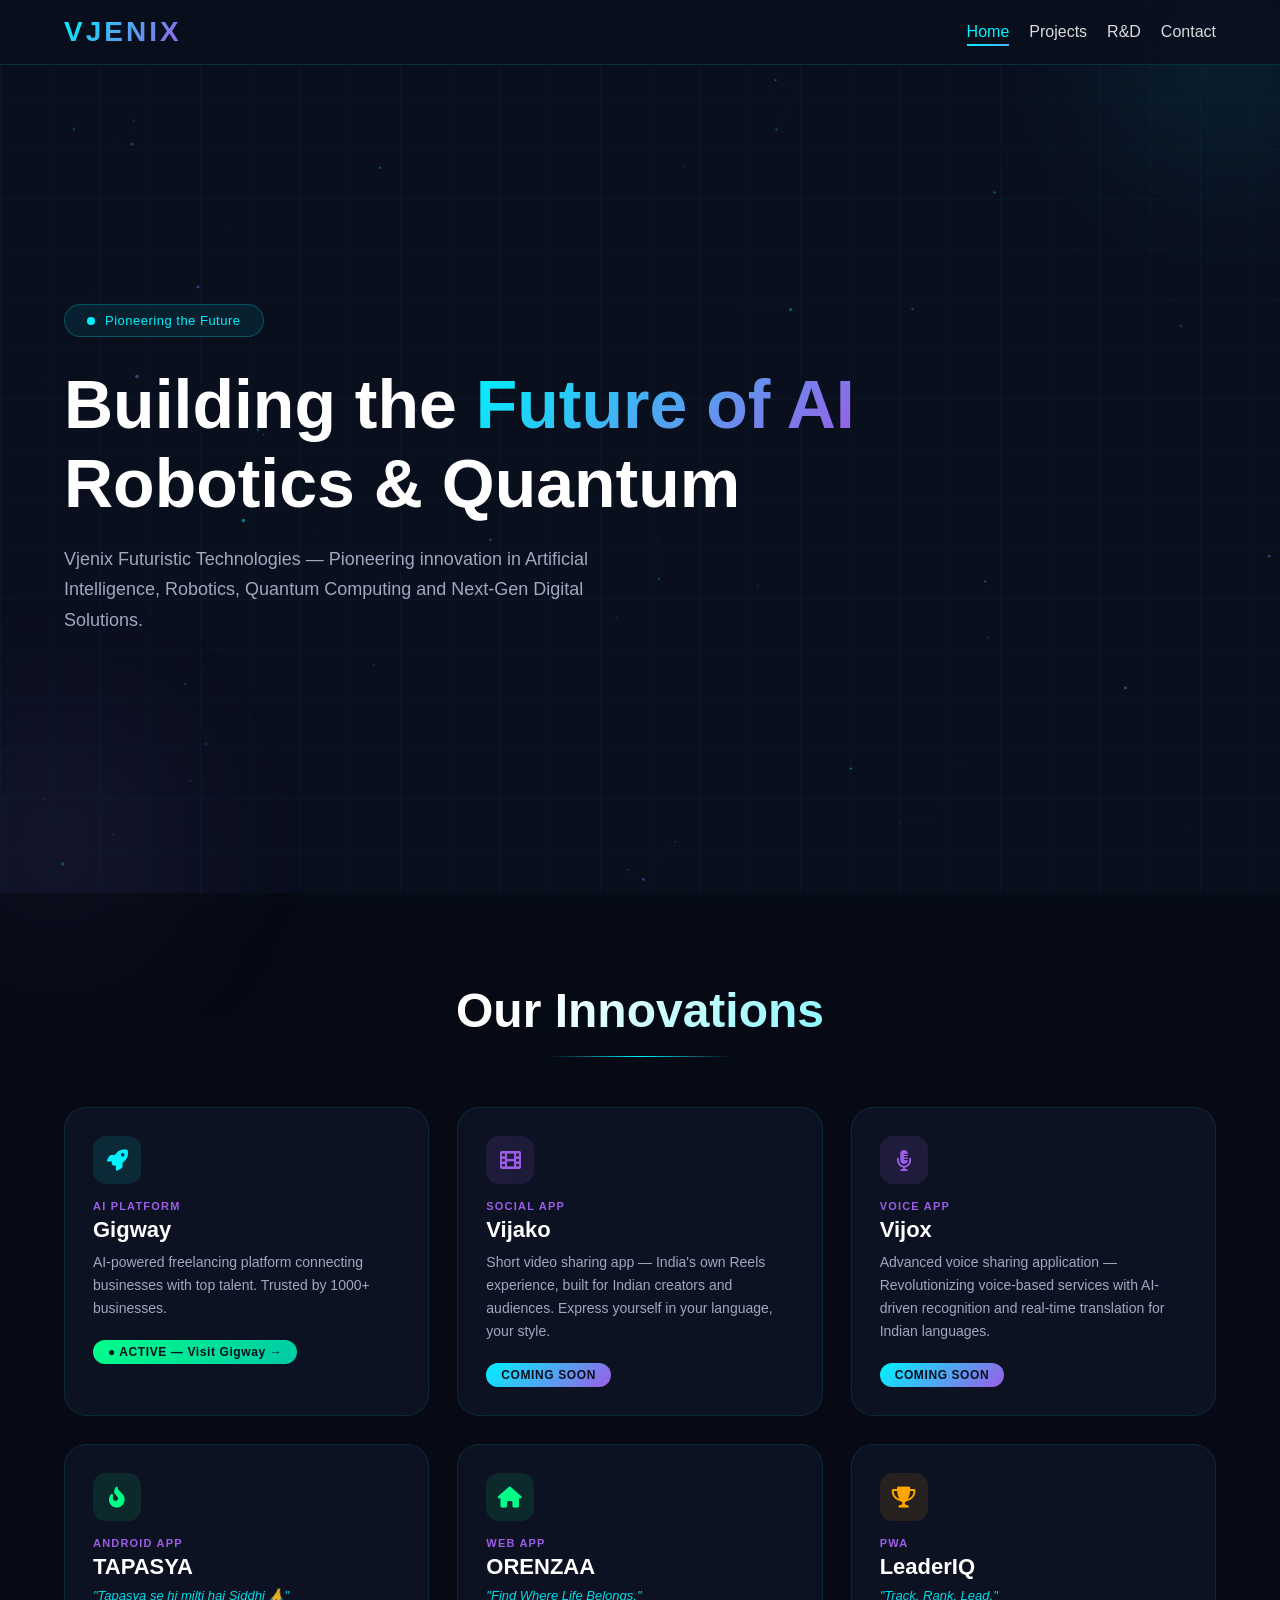
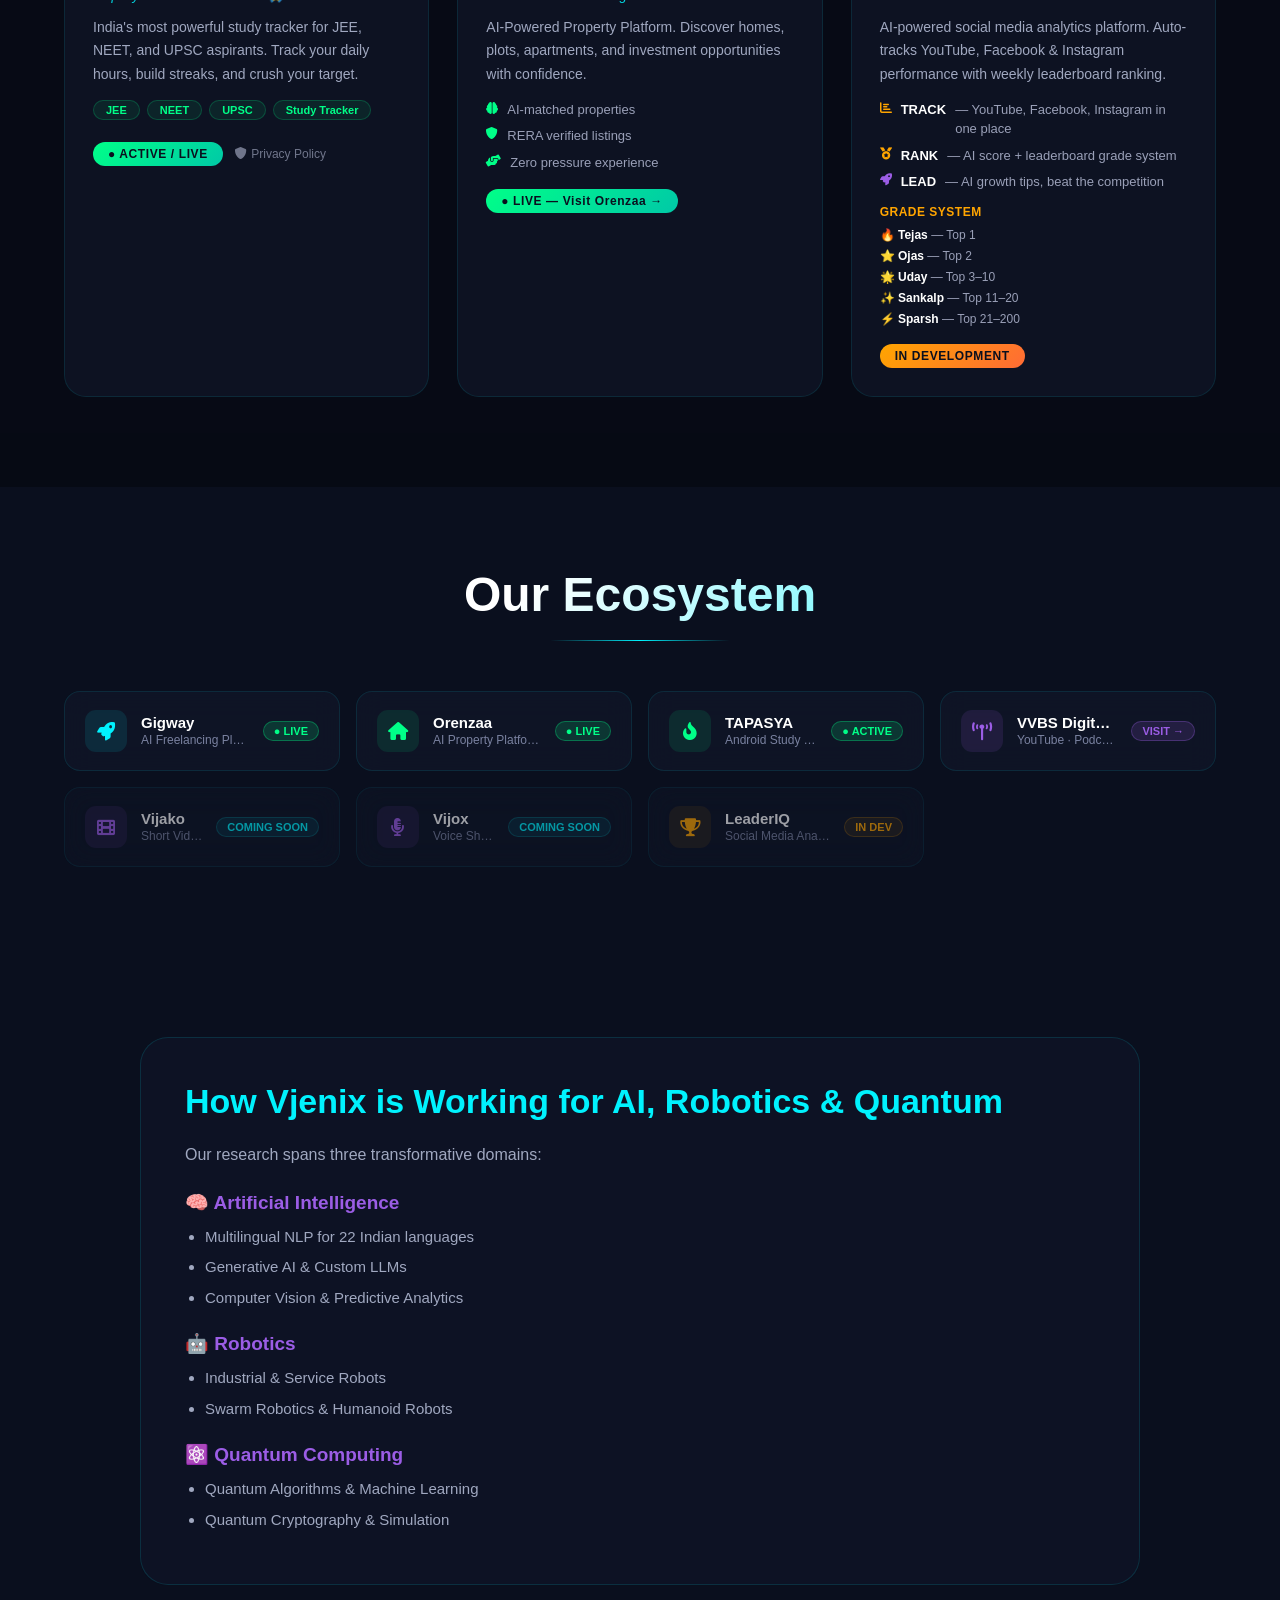
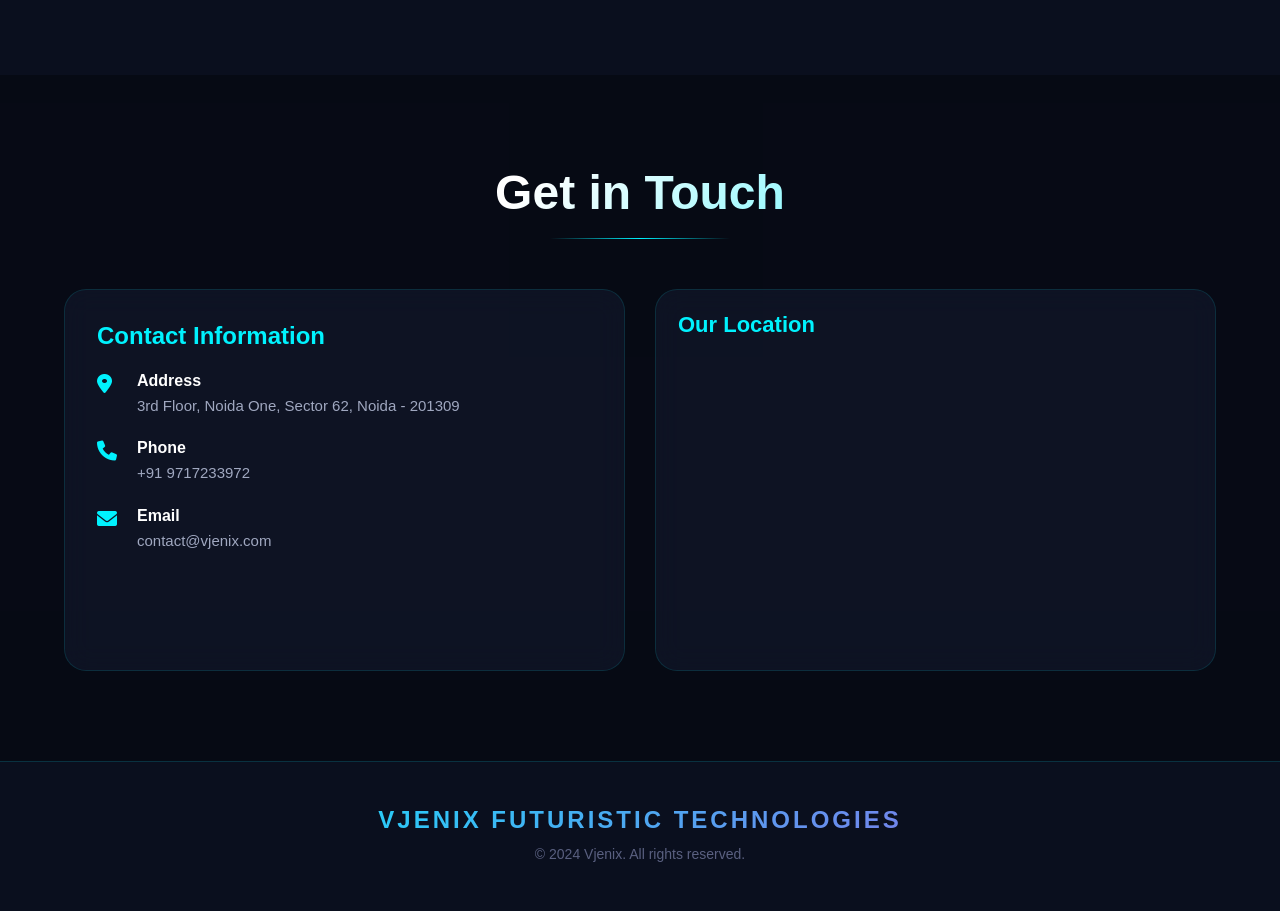
<file: index.html>
<!DOCTYPE html>
<html lang="hi">
<head>
    <meta charset="UTF-8">
    <meta name="viewport" content="width=device-width, initial-scale=1.0, maximum-scale=1.0, user-scalable=yes">
    <title>Vjenix - AI, Robotics & Quantum</title>
    <link rel="manifest" href="manifest.json">
    <link rel="stylesheet" href="https://cdnjs.cloudflare.com/ajax/libs/font-awesome/6.0.0/css/all.min.css">
    <style>
        * { margin:0; padding:0; box-sizing:border-box; font-family:'Segoe UI', sans-serif; }
        body { background:#0a0f1e; color:white; overflow-x:hidden; width:100%; }

        .circuit-bg {
            position:fixed; top:0; left:0; width:100%; height:100%;
            background: linear-gradient(90deg, rgba(0,242,254,0.03) 1px, transparent 1px),
                        linear-gradient(0deg, rgba(0,242,254,0.03) 1px, transparent 1px);
            background-size:50px 50px; pointer-events:none; z-index:-1;
            animation: circuitMove 20s linear infinite;
        }
        @keyframes circuitMove { 100% { transform:translate(50px,50px); } }

        .orb {
            position:fixed; width:350px; height:350px;
            background:radial-gradient(circle, rgba(0,242,254,0.12) 0%, transparent 70%);
            filter:blur(70px); z-index:-1; pointer-events:none;
        }
        .orb-1 { top:-120px; right:-120px; }
        .orb-2 { bottom:-120px; left:-120px; background:radial-gradient(circle, rgba(155,93,229,0.12) 0%, transparent 70%); }

        /* ── Navbar ── */
        .navbar {
            background:rgba(10,15,30,0.85); backdrop-filter:blur(14px);
            border-bottom:1px solid rgba(0,242,254,0.15); padding:1rem 5%;
            display:flex; justify-content:space-between; align-items:center;
            position:sticky; top:0; z-index:100; flex-wrap:wrap; gap:15px;
        }
        .logo {
            font-size:28px; font-weight:800; letter-spacing:3px;
            background:linear-gradient(135deg,#00f2fe,#9b5de5);
            -webkit-background-clip:text; -webkit-text-fill-color:transparent;
        }
        .nav-links { display:flex; gap:20px; flex-wrap:wrap; }
        .nav-links a {
            color:rgba(255,255,255,0.85); text-decoration:none; position:relative;
            padding:5px 0; font-weight:500; font-size:clamp(14px,4vw,16px);
            transition:color 0.3s;
        }
        .nav-links a::after {
            content:''; position:absolute; bottom:0; left:0; width:0; height:2px;
            background:linear-gradient(90deg,#00f2fe,#4facfe); transition:width 0.3s;
        }
        .nav-links a:hover { color:#00f2fe; }
        .nav-links a:hover::after, .nav-links a.active::after { width:100%; }
        .nav-links a.active { color:#00f2fe; }

        /* ── Hero ── */
        .hero {
            min-height:92vh; display:flex; align-items:center; padding:0 5%;
            width:100%; position:relative; overflow:hidden;
        }
        #particle-canvas {
            position:absolute; top:0; left:0; width:100%; height:100%;
            pointer-events:none; z-index:0;
        }
        .hero-content { position:relative; z-index:1; }
        .hero-badge {
            display:inline-flex; align-items:center; gap:10px;
            background:rgba(0,242,254,0.08); border:1px solid rgba(0,242,254,0.25);
            padding:8px 22px; border-radius:50px; font-size:13px; color:#00f2fe;
            margin-bottom:28px; backdrop-filter:blur(10px); letter-spacing:0.5px;
        }
        .pulse-dot {
            width:8px; height:8px; background:#00f2fe; border-radius:50%;
            animation:pulse 2s ease-in-out infinite;
        }
        @keyframes pulse { 0%,100%{opacity:1;transform:scale(1)} 50%{opacity:0.4;transform:scale(1.4)} }
        .hero h1 {
            font-size:clamp(36px,8vw,68px); font-weight:800; line-height:1.15; margin-bottom:22px;
        }
        .gradient-text {
            background:linear-gradient(135deg,#00f2fe,#9b5de5);
            -webkit-background-clip:text; -webkit-text-fill-color:transparent;
        }
        .hero p { color:#a0a8c0; font-size:clamp(15px,4vw,18px); max-width:600px; margin-bottom:18px; line-height:1.7; }

        /* ── Scroll-reveal ── */
        .reveal {
            opacity:0; transform:translateY(38px);
            transition:opacity 0.75s ease, transform 0.75s ease;
        }
        .reveal.visible { opacity:1; transform:translateY(0); }
        .reveal-delay-1 { transition-delay:0.1s; }
        .reveal-delay-2 { transition-delay:0.2s; }
        .reveal-delay-3 { transition-delay:0.3s; }
        .reveal-delay-4 { transition-delay:0.4s; }
        .reveal-delay-5 { transition-delay:0.5s; }

        /* ── Section shared ── */
        .section-title {
            text-align:center; font-size:clamp(30px,8vw,48px); margin-bottom:18px;
            background:linear-gradient(135deg,#fff 40%,#00f2fe);
            -webkit-background-clip:text; -webkit-text-fill-color:transparent;
            font-weight:800;
        }
        .section-divider {
            height:1px; max-width:180px; margin:0 auto 50px;
            background:linear-gradient(90deg,transparent,#00f2fe,transparent);
        }

        /* ── Projects ── */
        .projects { padding:90px 5%; background:rgba(0,0,0,0.3); width:100%; }
        .project-grid {
            display:grid; grid-template-columns:repeat(auto-fit,minmax(300px,1fr));
            gap:28px; max-width:1340px; margin:0 auto;
        }

        /* ── Project Card ── */
        .project-card {
            background:rgba(18,23,42,0.65); backdrop-filter:blur(14px);
            border:1px solid rgba(0,242,254,0.1); border-radius:22px; padding:28px;
            transition:transform 0.35s ease, box-shadow 0.35s ease, border-color 0.35s ease;
            position:relative; overflow:hidden;
        }
        .project-card::before {
            content:''; position:absolute; top:0; left:0; right:0; height:1px;
            background:linear-gradient(90deg,transparent,rgba(0,242,254,0.5),transparent);
            opacity:0; transition:opacity 0.35s;
        }
        .project-card:hover::before { opacity:1; }
        .project-card:hover {
            transform:translateY(-7px);
            border-color:rgba(0,242,254,0.45);
            box-shadow:0 24px 56px rgba(0,242,254,0.14), 0 0 0 1px rgba(0,242,254,0.06);
        }
        .project-card.purple-glow:hover {
            border-color:rgba(155,93,229,0.5);
            box-shadow:0 24px 56px rgba(155,93,229,0.18), 0 0 0 1px rgba(155,93,229,0.08);
        }
        .project-card.green-glow:hover {
            border-color:rgba(0,255,136,0.45);
            box-shadow:0 24px 56px rgba(0,255,136,0.14), 0 0 0 1px rgba(0,255,136,0.06);
        }

        .card-icon {
            width:48px; height:48px; border-radius:13px; margin-bottom:16px;
            display:flex; align-items:center; justify-content:center;
            font-size:21px;
            background:rgba(0,242,254,0.1); color:#00f2fe;
        }
        .card-icon.purple { background:rgba(155,93,229,0.12); color:#9b5de5; }
        .card-icon.green  { background:rgba(0,255,136,0.1);   color:#00ff88; }
        .card-icon.orange { background:rgba(255,165,0,0.1);   color:#ffa500; }

        .card-type {
            font-size:11px; color:#9b5de5; font-weight:700; text-transform:uppercase;
            letter-spacing:1.2px; margin-bottom:5px;
        }
        .project-card h3 { font-size:22px; color:#fff; margin-bottom:8px; font-weight:700; }
        .card-tagline { color:#00f2fe; font-size:13px; margin-bottom:13px; font-style:italic; opacity:0.9; }
        .project-article {
            background:rgba(0,242,254,0.05); border-left:3px solid rgba(0,242,254,0.5);
            padding:12px 14px; margin:14px 0; border-radius:6px; font-style:italic; font-size:14px;
            color:#b0b8d0; line-height:1.6;
        }
        .card-desc { color:#a0a8c0; font-size:14px; line-height:1.65; margin-bottom:14px; }

        /* ── Badges ── */
        .badge {
            display:inline-block; padding:5px 15px; border-radius:20px;
            font-size:12px; font-weight:700; letter-spacing:0.6px; margin-top:6px;
        }
        .badge-cyan   { background:linear-gradient(135deg,#00f2fe,#9b5de5); color:#0a0f1e; }
        .badge-green  { background:linear-gradient(135deg,#00ff88,#00c9a7); color:#0a0f1e; }
        .badge-orange { background:linear-gradient(135deg,#ffa500,#ff6b35); color:#0a0f1e; }
        .badge-purple { background:linear-gradient(135deg,#9b5de5,#c77dff); color:#0a0f1e; }
        .badge-blue   { background:linear-gradient(135deg,#4facfe,#00f2fe); color:#0a0f1e; }

        /* ── Feature list ── */
        .feature-list { list-style:none; margin:12px 0 4px; }
        .feature-list li {
            color:#9aa0b8; font-size:13px; margin:7px 0;
            display:flex; align-items:flex-start; gap:9px; line-height:1.5;
        }
        .feature-list i { font-size:12px; margin-top:2px; flex-shrink:0; color:#00f2fe; }
        .feature-list .ic-green  { color:#00ff88; }
        .feature-list .ic-orange { color:#ffa500; }
        .feature-list .ic-purple { color:#9b5de5; }

        /* ── Subject pills (TAPASYA) ── */
        .subject-pills { display:flex; flex-wrap:wrap; gap:7px; margin:12px 0 16px; }
        .subject-pill {
            padding:3px 12px; border-radius:20px; font-size:11px; font-weight:600;
            background:rgba(0,255,136,0.08); border:1px solid rgba(0,255,136,0.2); color:#00ff88;
        }

        /* ── Grade list (LeaderIQ) ── */
        .grade-section { margin:13px 0 10px; }
        .grade-label { color:#ffa500; font-size:12px; font-weight:700; margin-bottom:7px; letter-spacing:0.5px; }
        .grade-list { list-style:none; display:flex; flex-direction:column; gap:3px; }
        .grade-list li { color:#9aa0b8; font-size:12px; padding:2px 0; }
        .grade-list li strong { color:#fff; }

        /* ── Ecosystem ── */
        .ecosystem { padding:80px 5%; width:100%; }
        .eco-grid {
            display:grid; grid-template-columns:repeat(auto-fit,minmax(260px,1fr));
            gap:16px; max-width:1340px; margin:0 auto;
        }
        .eco-card {
            display:flex; align-items:center; gap:14px;
            background:rgba(18,23,42,0.65); backdrop-filter:blur(14px);
            border:1px solid rgba(0,242,254,0.1); border-radius:16px;
            padding:18px 20px; text-decoration:none; color:white;
            transition:transform 0.3s, border-color 0.3s, box-shadow 0.3s;
        }
        .eco-card:hover {
            transform:translateY(-4px);
            border-color:rgba(0,242,254,0.4);
            box-shadow:0 16px 40px rgba(0,242,254,0.12);
        }
        .eco-card.muted { cursor:default; opacity:0.6; }
        .eco-card.muted:hover { transform:none; box-shadow:none; border-color:rgba(0,242,254,0.1); }
        .eco-icon {
            width:42px; height:42px; border-radius:11px; flex-shrink:0;
            display:flex; align-items:center; justify-content:center;
            font-size:18px; background:rgba(0,242,254,0.1); color:#00f2fe;
        }
        .eco-icon.green  { background:rgba(0,255,136,0.1); color:#00ff88; }
        .eco-icon.purple { background:rgba(155,93,229,0.12); color:#9b5de5; }
        .eco-icon.orange { background:rgba(255,165,0,0.1); color:#ffa500; }
        .eco-info { display:flex; flex-direction:column; flex:1; min-width:0; }
        .eco-name { font-size:15px; font-weight:700; color:#fff; white-space:nowrap; overflow:hidden; text-overflow:ellipsis; }
        .eco-type { font-size:12px; color:#7a82a0; margin-top:2px; white-space:nowrap; overflow:hidden; text-overflow:ellipsis; }
        .eco-badge {
            font-size:11px; font-weight:700; padding:3px 10px;
            border-radius:20px; white-space:nowrap; flex-shrink:0;
        }
        .eco-badge.live   { background:rgba(0,255,136,0.15); color:#00ff88; border:1px solid rgba(0,255,136,0.3); }
        .eco-badge.soon   { background:rgba(0,242,254,0.1);  color:#00f2fe; border:1px solid rgba(0,242,254,0.2); }
        .eco-badge.dev    { background:rgba(255,165,0,0.1);  color:#ffa500; border:1px solid rgba(255,165,0,0.25); }
        .eco-badge.purple { background:rgba(155,93,229,0.15);color:#9b5de5; border:1px solid rgba(155,93,229,0.3); }

        /* ── Research ── */
        .research-article { padding:90px 5%; width:100%; }
        .article-container {
            max-width:1000px; margin:0 auto;
            background:rgba(18,23,42,0.55); backdrop-filter:blur(14px);
            border:1px solid rgba(0,242,254,0.13); border-radius:28px; padding:44px;
            transition:border-color 0.35s;
        }
        .article-container:hover { border-color:rgba(0,242,254,0.28); }
        .article-container h2 { font-size:clamp(22px,5vw,34px); margin-bottom:20px; color:#00f2fe; font-weight:700; }
        .article-container h3 { font-size:19px; margin:22px 0 10px; color:#9b5de5; font-weight:600; }
        .article-container p { color:#a0a8c0; font-size:16px; line-height:1.75; margin-bottom:10px; }
        .article-container ul { padding-left:20px; margin-bottom:8px; }
        .article-container li { color:#a0a8c0; font-size:15px; line-height:1.7; margin:5px 0; }
        .highlight { color:#00f2fe; font-weight:600; }

        /* ── Contact ── */
        .contact { padding:90px 5%; background:rgba(0,0,0,0.3); width:100%; }
        .contact-container {
            display:grid; grid-template-columns:1fr 1fr; gap:30px;
            max-width:1200px; margin:0 auto;
        }
        .contact-info {
            background:rgba(18,23,42,0.7); backdrop-filter:blur(14px);
            border:1px solid rgba(0,242,254,0.12); border-radius:22px; padding:32px;
            transition:border-color 0.35s, box-shadow 0.35s;
        }
        .contact-info:hover {
            border-color:rgba(0,242,254,0.35);
            box-shadow:0 12px 36px rgba(0,242,254,0.07);
        }
        .contact-info h3 { font-size:24px; margin-bottom:22px; color:#00f2fe; font-weight:700; }
        .info-item { display:flex; gap:14px; margin-bottom:22px; align-items:flex-start; }
        .info-item i { font-size:20px; color:#00f2fe; width:26px; margin-top:2px; }
        .info-item p { color:#a0a8c0; line-height:1.55; font-size:15px; word-break:break-word; }
        .info-item strong { color:white; display:block; margin-bottom:4px; font-weight:600; }
        .hidden-contact {
            background:rgba(0,242,254,0.05); border-left:3px solid rgba(0,242,254,0.5);
            padding:13px 15px; margin-top:22px; border-radius:7px; font-size:14px; color:#9aa0b8;
        }
        .hidden-contact i, .hidden-contact strong { color:#00f2fe; }
        .map-container {
            background:rgba(18,23,42,0.7); backdrop-filter:blur(14px);
            border:1px solid rgba(0,242,254,0.12); border-radius:22px; padding:22px;
            transition:border-color 0.35s;
        }
        .map-container:hover { border-color:rgba(0,242,254,0.35); }
        .map-container h3 { font-size:22px; margin-bottom:16px; color:#00f2fe; font-weight:700; }
        .map-frame { width:100%; height:290px; border:none; border-radius:12px; }

        /* ── Footer ── */
        .footer {
            background:#0a0f1e; border-top:1px solid rgba(0,242,254,0.15);
            padding:44px 5%; text-align:center;
        }
        .footer .company {
            font-size:24px; margin-bottom:12px; font-weight:800; letter-spacing:3px;
            background:linear-gradient(135deg,#00f2fe,#9b5de5);
            -webkit-background-clip:text; -webkit-text-fill-color:transparent;
        }
        .footer p { color:#5a6080; font-size:14px; margin:5px 0; }

        /* ── Scroll-to-top ── */
        #scrollTop {
            position:fixed; bottom:32px; right:32px; z-index:200;
            width:46px; height:46px; border-radius:50%;
            background:linear-gradient(135deg,#00f2fe,#9b5de5);
            border:none; cursor:pointer; color:#0a0f1e; font-size:17px;
            display:flex; align-items:center; justify-content:center;
            box-shadow:0 4px 24px rgba(0,242,254,0.45);
            opacity:0; transform:translateY(18px);
            transition:opacity 0.3s, transform 0.3s, box-shadow 0.3s;
            pointer-events:none;
        }
        #scrollTop.visible { opacity:1; transform:translateY(0); pointer-events:auto; }
        #scrollTop:hover { box-shadow:0 8px 36px rgba(0,242,254,0.65); transform:translateY(-3px) !important; }

        /* ── Responsive ── */
        @media (max-width:768px) {
            .contact-container { grid-template-columns:1fr; }
            .nav-links { justify-content:center; gap:12px; }
            .project-grid { grid-template-columns:1fr; }
            #scrollTop { bottom:22px; right:22px; width:42px; height:42px; font-size:15px; }
            .article-container { padding:28px 20px; }
        }
        @media (max-width:480px) {
            .navbar { padding:0.85rem 4%; }
            .hero { padding:0 4%; }
            .projects, .research-article, .contact { padding:60px 4%; }
        }
    </style>
</head>
<body>
    <div class="circuit-bg"></div>
    <div class="orb orb-1"></div>
    <div class="orb orb-2"></div>

    <button id="scrollTop" aria-label="Scroll to top"><i class="fas fa-arrow-up"></i></button>

    <nav class="navbar">
        <div class="logo">VJENIX</div>
        <div class="nav-links">
            <a href="#home" class="active">Home</a>
            <a href="#projects">Projects</a>
            <a href="#research">R&D</a>
            <a href="#contact">Contact</a>
        </div>
    </nav>

    <!-- ── HOME ── -->
    <section id="home" class="hero">
        <canvas id="particle-canvas"></canvas>
        <div class="hero-content">
            <div class="hero-badge">
                <span class="pulse-dot"></span>
                Pioneering the Future
            </div>
            <h1>Building the <span class="gradient-text">Future of AI</span><br>Robotics &amp; Quantum</h1>
            <p>Vjenix Futuristic Technologies — Pioneering innovation in Artificial Intelligence, Robotics, Quantum Computing and Next-Gen Digital Solutions.</p>
        </div>
    </section>

    <!-- ── PROJECTS ── -->
    <section id="projects" class="projects">
        <h2 class="section-title reveal">Our Innovations</h2>
        <div class="section-divider"></div>
        <div class="project-grid">

            <!-- Gigway -->
            <div class="project-card reveal reveal-delay-1">
                <div class="card-icon"><i class="fas fa-rocket"></i></div>
                <div class="card-type">AI Platform</div>
                <h3>Gigway</h3>
                <p class="card-desc">AI-powered freelancing platform connecting businesses with top talent. Trusted by 1000+ businesses.</p>
                <a href="https://www.gigway.in/" target="_blank" style="text-decoration:none;">
                    <span class="badge badge-green" style="display:inline-block;">● ACTIVE — Visit Gigway →</span>
                </a>
            </div>

            <!-- Vijako -->
            <div class="project-card purple-glow reveal reveal-delay-2">
                <div class="card-icon purple"><i class="fas fa-film"></i></div>
                <div class="card-type">Social App</div>
                <h3>Vijako</h3>
                <p class="card-desc">Short video sharing app — India's own Reels experience, built for Indian creators and audiences. Express yourself in your language, your style.</p>
                <span class="badge badge-cyan">COMING SOON</span>
            </div>

            <!-- Vijox -->
            <div class="project-card reveal reveal-delay-3">
                <div class="card-icon purple"><i class="fas fa-microphone-alt"></i></div>
                <div class="card-type">Voice App</div>
                <h3>Vijox</h3>
                <p class="card-desc">Advanced voice sharing application — Revolutionizing voice-based services with AI-driven recognition and real-time translation for Indian languages.</p>
                <span class="badge badge-cyan">COMING SOON</span>
            </div>

            <!-- TAPASYA -->
            <div class="project-card green-glow reveal reveal-delay-1">
                <div class="card-icon green"><i class="fas fa-fire-alt"></i></div>
                <div class="card-type">Android App</div>
                <h3>TAPASYA</h3>
                <p class="card-tagline">"Tapasya se hi milti hai Siddhi 🙏"</p>
                <p class="card-desc">India's most powerful study tracker for JEE, NEET, and UPSC aspirants. Track your daily hours, build streaks, and crush your target.</p>
                <div class="subject-pills">
                    <span class="subject-pill">JEE</span>
                    <span class="subject-pill">NEET</span>
                    <span class="subject-pill">UPSC</span>
                    <span class="subject-pill">Study Tracker</span>
                </div>
                <span class="badge badge-green">● ACTIVE / LIVE</span>
                <a href="tapasya-privacy.html" style="display:inline-block; margin-top:10px; margin-left:8px; color:#9aa0b8; font-size:12px; text-decoration:none; opacity:0.7;">
                    <i class="fas fa-shield-alt" style="margin-right:4px;"></i>Privacy Policy
                </a>
            </div>

            <!-- ORENZAA -->
            <div class="project-card green-glow reveal reveal-delay-2">
                <div class="card-icon green"><i class="fas fa-home"></i></div>
                <div class="card-type">Web App</div>
                <h3>ORENZAA</h3>
                <p class="card-tagline">"Find Where Life Belongs."</p>
                <p class="card-desc">AI-Powered Property Platform. Discover homes, plots, apartments, and investment opportunities with confidence.</p>
                <ul class="feature-list">
                    <li><i class="fas fa-brain ic-green"></i> AI-matched properties</li>
                    <li><i class="fas fa-shield-alt ic-green"></i> RERA verified listings</li>
                    <li><i class="fas fa-hands-helping ic-green"></i> Zero pressure experience</li>
                </ul>
                <a href="https://www.orenzaa.com" target="_blank" style="text-decoration:none;">
                    <span class="badge badge-green" style="display:inline-block; margin-top:10px;">● LIVE — Visit Orenzaa →</span>
                </a>
            </div>

            <!-- LeaderIQ -->
            <div class="project-card purple-glow reveal reveal-delay-3">
                <div class="card-icon orange"><i class="fas fa-trophy"></i></div>
                <div class="card-type">PWA</div>
                <h3>LeaderIQ</h3>
                <p class="card-tagline">"Track. Rank. Lead."</p>
                <p class="card-desc">AI-powered social media analytics platform. Auto-tracks YouTube, Facebook &amp; Instagram performance with weekly leaderboard ranking.</p>
                <ul class="feature-list">
                    <li><i class="fas fa-chart-bar ic-orange"></i> <strong style="color:#fff;">TRACK</strong> — YouTube, Facebook, Instagram in one place</li>
                    <li><i class="fas fa-medal ic-orange"></i> <strong style="color:#fff;">RANK</strong> — AI score + leaderboard grade system</li>
                    <li><i class="fas fa-rocket ic-purple"></i> <strong style="color:#fff;">LEAD</strong> — AI growth tips, beat the competition</li>
                </ul>
                <div class="grade-section">
                    <p class="grade-label">GRADE SYSTEM</p>
                    <ul class="grade-list">
                        <li>🔥 <strong>Tejas</strong> — Top 1</li>
                        <li>⭐ <strong>Ojas</strong> — Top 2</li>
                        <li>🌟 <strong>Uday</strong> — Top 3–10</li>
                        <li>✨ <strong>Sankalp</strong> — Top 11–20</li>
                        <li>⚡ <strong>Sparsh</strong> — Top 21–200</li>
                    </ul>
                </div>
                <span class="badge badge-orange">IN DEVELOPMENT</span>
            </div>

        </div>
    </section>

    <!-- ── ECOSYSTEM LINKS ── -->
    <section class="ecosystem reveal">
        <h2 class="section-title">Our Ecosystem</h2>
        <div class="section-divider"></div>
        <div class="eco-grid">

            <a href="https://www.gigway.in/" target="_blank" class="eco-card">
                <div class="eco-icon"><i class="fas fa-rocket"></i></div>
                <div class="eco-info">
                    <span class="eco-name">Gigway</span>
                    <span class="eco-type">AI Freelancing Platform</span>
                </div>
                <span class="eco-badge live">● LIVE</span>
            </a>

            <a href="https://www.orenzaa.com" target="_blank" class="eco-card">
                <div class="eco-icon green"><i class="fas fa-home"></i></div>
                <div class="eco-info">
                    <span class="eco-name">Orenzaa</span>
                    <span class="eco-type">AI Property Platform</span>
                </div>
                <span class="eco-badge live">● LIVE</span>
            </a>

            <a href="tapasya-privacy.html" class="eco-card">
                <div class="eco-icon green"><i class="fas fa-fire-alt"></i></div>
                <div class="eco-info">
                    <span class="eco-name">TAPASYA</span>
                    <span class="eco-type">Android Study Tracker App</span>
                </div>
                <span class="eco-badge live">● ACTIVE</span>
            </a>

            <a href="https://vvbsdigital.com" target="_blank" class="eco-card">
                <div class="eco-icon purple"><i class="fas fa-broadcast-tower"></i></div>
                <div class="eco-info">
                    <span class="eco-name">VVBS Digital Media</span>
                    <span class="eco-type">YouTube · Podcast · Community</span>
                </div>
                <span class="eco-badge purple">VISIT →</span>
            </a>

            <div class="eco-card muted">
                <div class="eco-icon purple"><i class="fas fa-film"></i></div>
                <div class="eco-info">
                    <span class="eco-name">Vijako</span>
                    <span class="eco-type">Short Video App</span>
                </div>
                <span class="eco-badge soon">COMING SOON</span>
            </div>

            <div class="eco-card muted">
                <div class="eco-icon purple"><i class="fas fa-microphone-alt"></i></div>
                <div class="eco-info">
                    <span class="eco-name">Vijox</span>
                    <span class="eco-type">Voice Sharing App</span>
                </div>
                <span class="eco-badge soon">COMING SOON</span>
            </div>

            <div class="eco-card muted">
                <div class="eco-icon orange"><i class="fas fa-trophy"></i></div>
                <div class="eco-info">
                    <span class="eco-name">LeaderIQ</span>
                    <span class="eco-type">Social Media Analytics PWA</span>
                </div>
                <span class="eco-badge dev">IN DEV</span>
            </div>

        </div>
    </section>

    <!-- ── R&D ── -->
    <section id="research" class="research-article">
        <div class="article-container reveal">
            <h2>How Vjenix is Working for AI, Robotics &amp; Quantum</h2>
            <p>Our research spans three transformative domains:</p>

            <h3>🧠 Artificial Intelligence</h3>
            <ul>
                <li>Multilingual NLP for 22 Indian languages</li>
                <li>Generative AI &amp; Custom LLMs</li>
                <li>Computer Vision &amp; Predictive Analytics</li>
            </ul>

            <h3>🤖 Robotics</h3>
            <ul>
                <li>Industrial &amp; Service Robots</li>
                <li>Swarm Robotics &amp; Humanoid Robots</li>
            </ul>

            <h3>⚛️ Quantum Computing</h3>
            <ul>
                <li>Quantum Algorithms &amp; Machine Learning</li>
                <li>Quantum Cryptography &amp; Simulation</li>
            </ul>

        </div>
    </section>

    <!-- ── CONTACT ── -->
    <section id="contact" class="contact">
        <h2 class="section-title reveal">Get in Touch</h2>
        <div class="section-divider"></div>
        <div class="contact-container">
            <div class="contact-info reveal reveal-delay-1">
                <h3>Contact Information</h3>

                <div class="info-item">
                    <i class="fas fa-map-marker-alt"></i>
                    <div>
                        <strong>Address</strong>
                        <p>3rd Floor, Noida One, Sector 62, Noida - 201309</p>
                    </div>
                </div>

                <div class="info-item">
                    <i class="fas fa-phone"></i>
                    <div>
                        <strong>Phone</strong>
                        <p>+91 9717233972</p>
                    </div>
                </div>

                <div class="info-item">
                    <i class="fas fa-envelope"></i>
                    <div>
                        <strong>Email</strong>
                        <p>contact@vjenix.com</p>
                    </div>
                </div>

            </div>

            <div class="map-container reveal reveal-delay-2">
                <h3>Our Location</h3>
                <iframe class="map-frame"
                    src="https://www.google.com/maps/embed?pb=!1m18!1m12!1m3!1d3506.123456789012!2d77.3690!3d28.4989!2m3!1f0!2f0!3f0!3m2!1i1024!2i768!4f13.1!3m3!1m2!1s0x390ce6263c3b3b3b%3A0x3b3b3b3b3b3b3b!2sNoida%20One!5e0!3m2!1sen!2sin!4v1234567890123!5m2!1sen!2sin"
                    allowfullscreen="" loading="lazy">
                </iframe>
            </div>
        </div>
    </section>

    <footer class="footer">
        <div class="company">VJENIX FUTURISTIC TECHNOLOGIES</div>
        <p style="margin-top:12px;">© 2024 Vjenix. All rights reserved.</p>
    </footer>

    <script>
        // ── Smooth scroll + active nav ──────────────────────────────
        document.querySelectorAll('.nav-links a').forEach(link => {
            link.addEventListener('click', function(e) {
                if (this.getAttribute('href').startsWith('#')) {
                    e.preventDefault();
                    const target = document.querySelector(this.getAttribute('href'));
                    if (target) target.scrollIntoView({ behavior: 'smooth' });
                    document.querySelectorAll('.nav-links a').forEach(l => l.classList.remove('active'));
                    this.classList.add('active');
                }
            });
        });

        // ── Scroll-reveal via IntersectionObserver ──────────────────
        const revealObserver = new IntersectionObserver((entries) => {
            entries.forEach(entry => {
                if (entry.isIntersecting) {
                    entry.target.classList.add('visible');
                    revealObserver.unobserve(entry.target);
                }
            });
        }, { threshold: 0.1, rootMargin: '0px 0px -40px 0px' });

        document.querySelectorAll('.reveal').forEach(el => revealObserver.observe(el));

        // ── Scroll-to-top button ────────────────────────────────────
        const scrollBtn = document.getElementById('scrollTop');
        window.addEventListener('scroll', () => {
            scrollBtn.classList.toggle('visible', window.scrollY > 380);
        }, { passive: true });
        scrollBtn.addEventListener('click', () => window.scrollTo({ top: 0, behavior: 'smooth' }));

        // ── Particle canvas (hero) ──────────────────────────────────
        (function () {
            const canvas = document.getElementById('particle-canvas');
            const ctx = canvas.getContext('2d');
            let particles = [];
            const COUNT = 55;
            const LINK_DIST = 85;

            function resize() {
                canvas.width  = canvas.offsetWidth;
                canvas.height = canvas.offsetHeight;
            }

            function mkParticle() {
                return {
                    x: Math.random() * canvas.width,
                    y: Math.random() * canvas.height,
                    r: Math.random() * 1.4 + 0.3,
                    vx: (Math.random() - 0.5) * 0.28,
                    vy: (Math.random() - 0.5) * 0.28,
                    alpha: Math.random() * 0.45 + 0.1,
                    col: Math.random() > 0.5 ? '0,242,254' : '155,93,229'
                };
            }

            function init() {
                resize();
                particles = Array.from({ length: COUNT }, mkParticle);
            }

            function tick() {
                ctx.clearRect(0, 0, canvas.width, canvas.height);

                // Move
                particles.forEach(p => {
                    p.x += p.vx;
                    p.y += p.vy;
                    if (p.x < 0 || p.x > canvas.width)  p.vx *= -1;
                    if (p.y < 0 || p.y > canvas.height) p.vy *= -1;
                    ctx.beginPath();
                    ctx.arc(p.x, p.y, p.r, 0, Math.PI * 2);
                    ctx.fillStyle = `rgba(${p.col},${p.alpha})`;
                    ctx.fill();
                });

                // Connection lines
                for (let i = 0; i < COUNT; i++) {
                    for (let j = i + 1; j < COUNT; j++) {
                        const dx = particles[i].x - particles[j].x;
                        const dy = particles[i].y - particles[j].y;
                        const d  = Math.sqrt(dx * dx + dy * dy);
                        if (d < LINK_DIST) {
                            ctx.beginPath();
                            ctx.moveTo(particles[i].x, particles[i].y);
                            ctx.lineTo(particles[j].x, particles[j].y);
                            ctx.strokeStyle = `rgba(0,242,254,${0.06 * (1 - d / LINK_DIST)})`;
                            ctx.lineWidth = 0.5;
                            ctx.stroke();
                        }
                    }
                }

                requestAnimationFrame(tick);
            }

            init();
            tick();
            window.addEventListener('resize', init, { passive: true });
        })();

        // ── Service Worker ──────────────────────────────────────────
        if ('serviceWorker' in navigator) {
            navigator.serviceWorker.register('sw.js').catch(e => console.log('SW reg failed:', e));
        }
    </script>
</body>
</html>
</file>
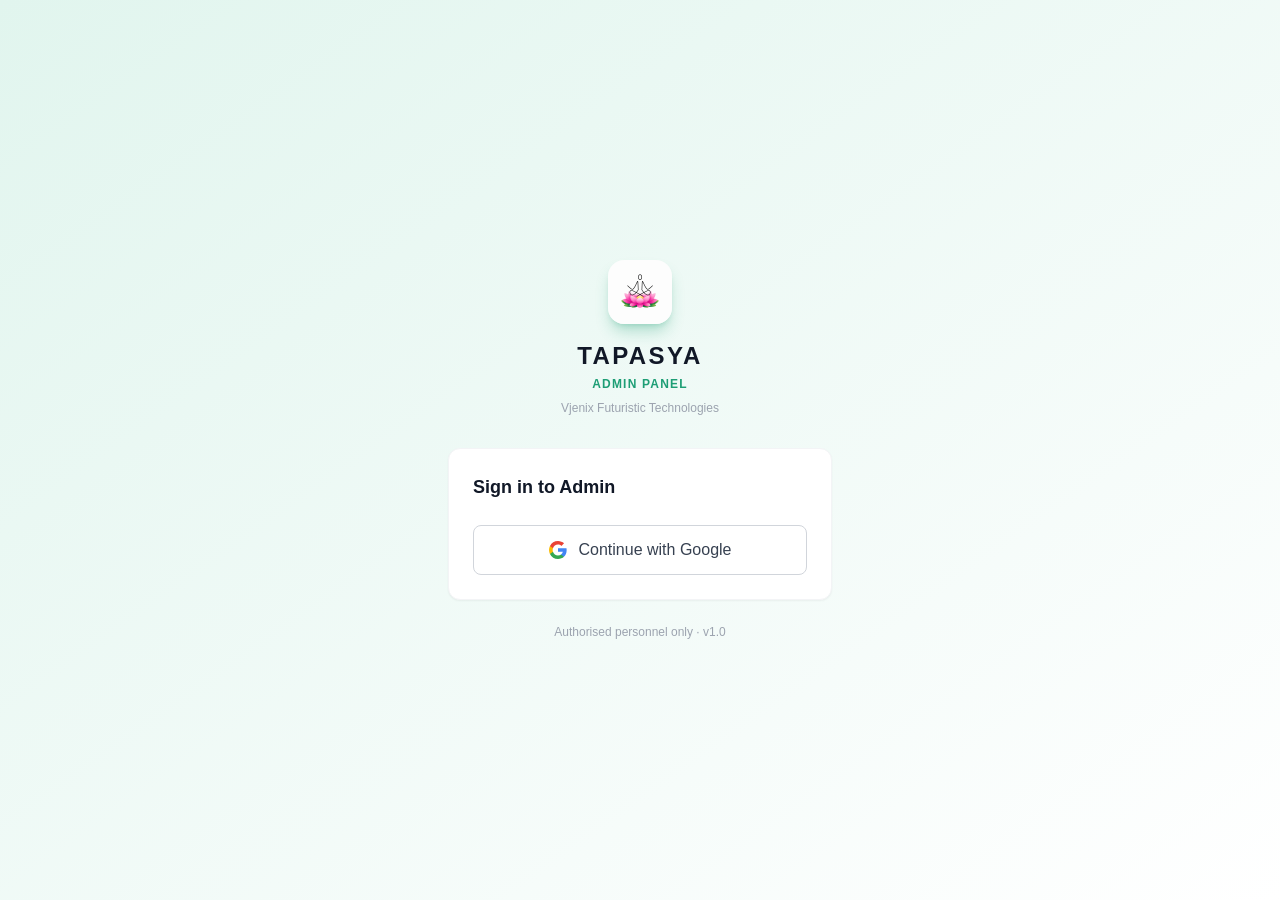
<file: tapasya/admin/index.html>
<!doctype html>
<html lang="en">
  <head>
    <meta charset="UTF-8" />
    <meta name="viewport" content="width=device-width, initial-scale=1.0" />
    <title>TAPASYA Admin · Vjenix</title>
    <link rel="icon" href="data:image/svg+xml,<svg xmlns=%22http://www.w3.org/2000/svg%22 viewBox=%220 0 100 100%22><text y=%22.9em%22 font-size=%2290%22>🪔</text></svg>" />
    <script type="module" crossorigin src="/tapasya/admin/assets/index-Do5jin6m.js"></script>
    <link rel="stylesheet" crossorigin href="/tapasya/admin/assets/index-CdSvpoF_.css">
  </head>
  <body>
    <div id="root"></div>
  </body>
</html>
</file>
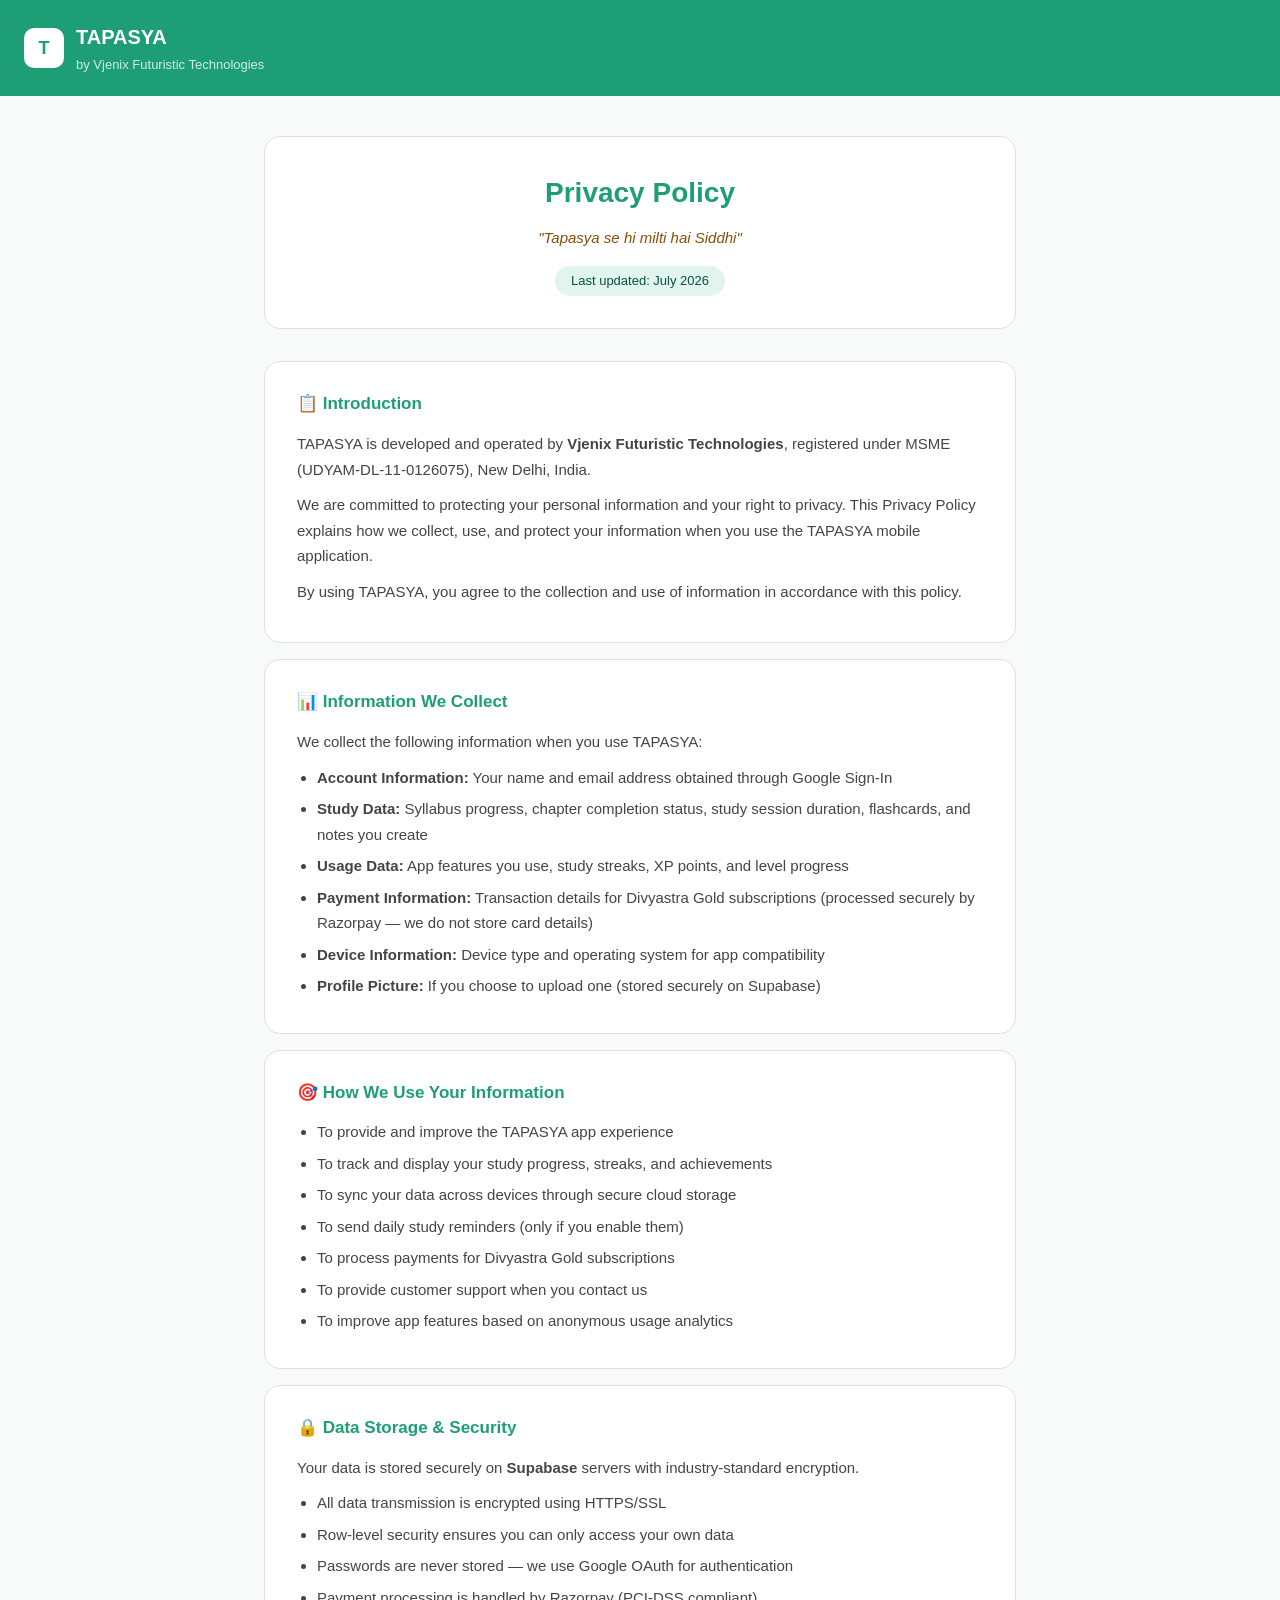
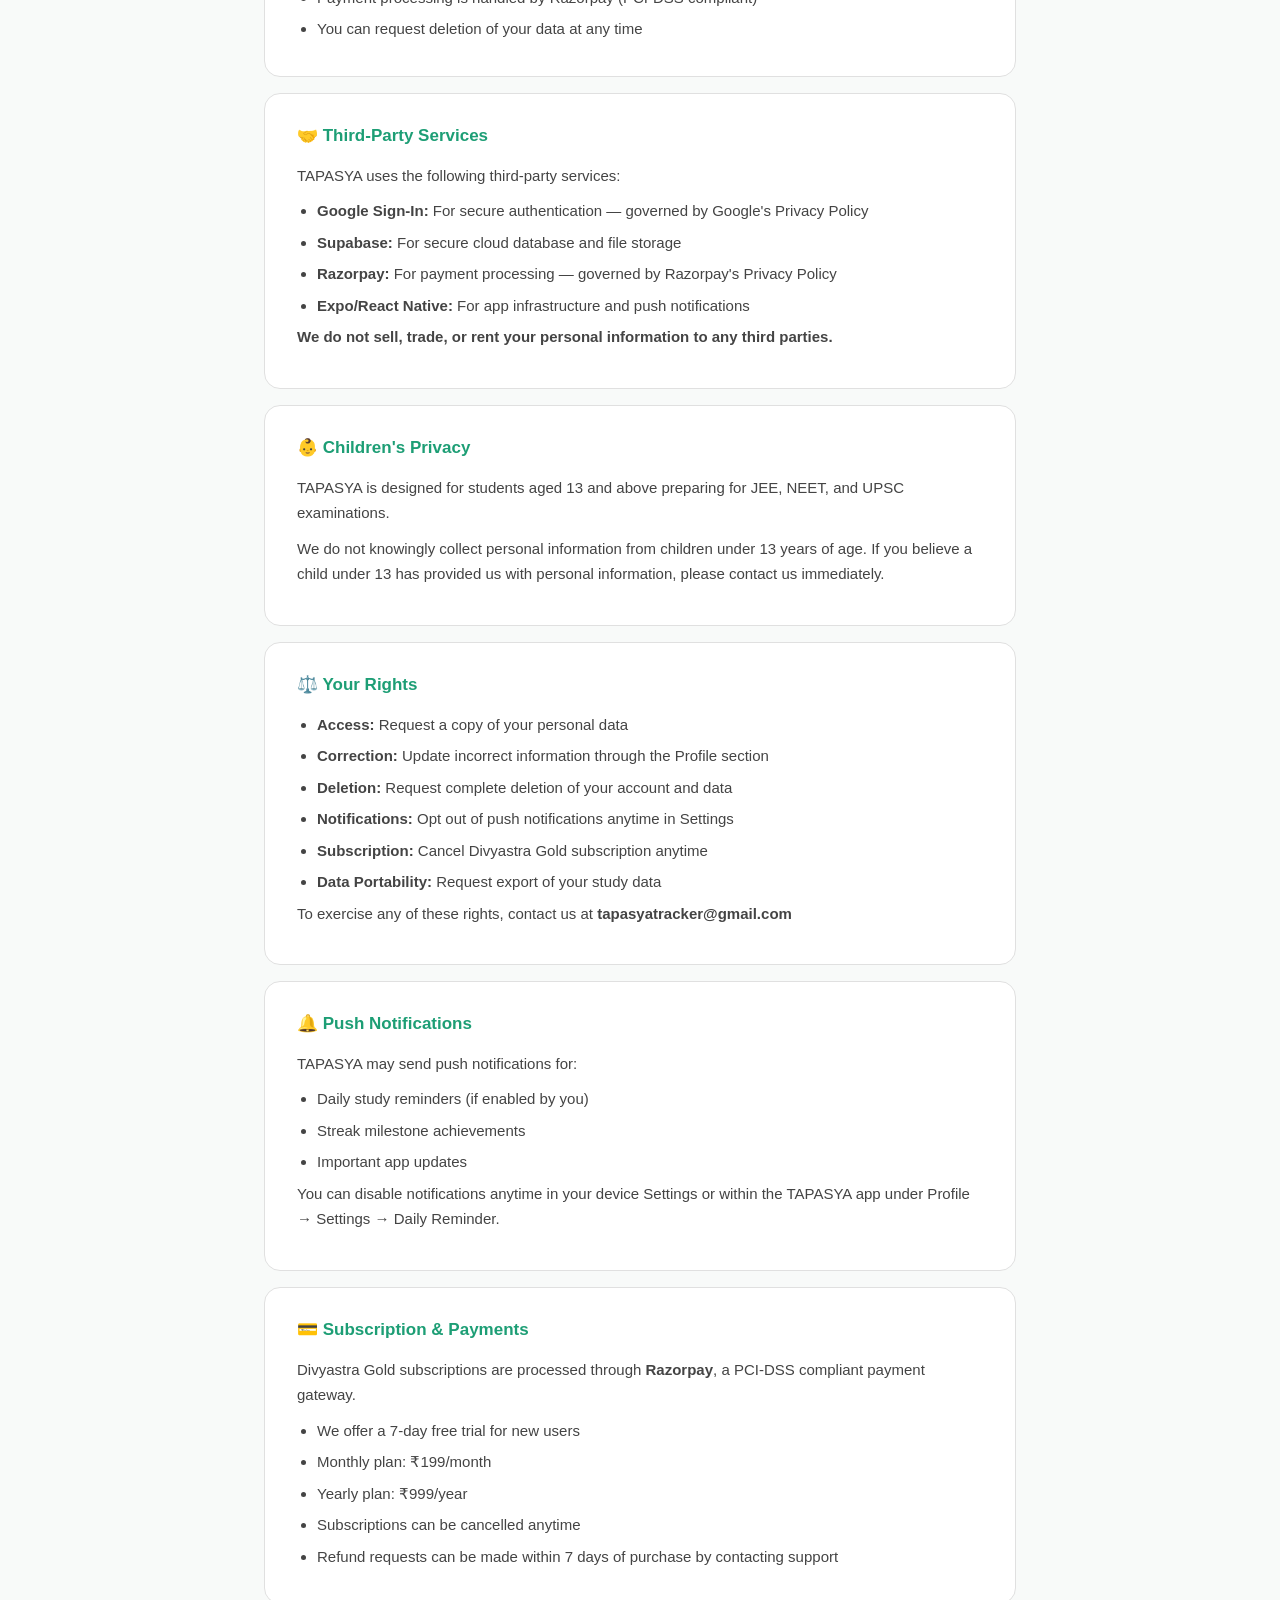
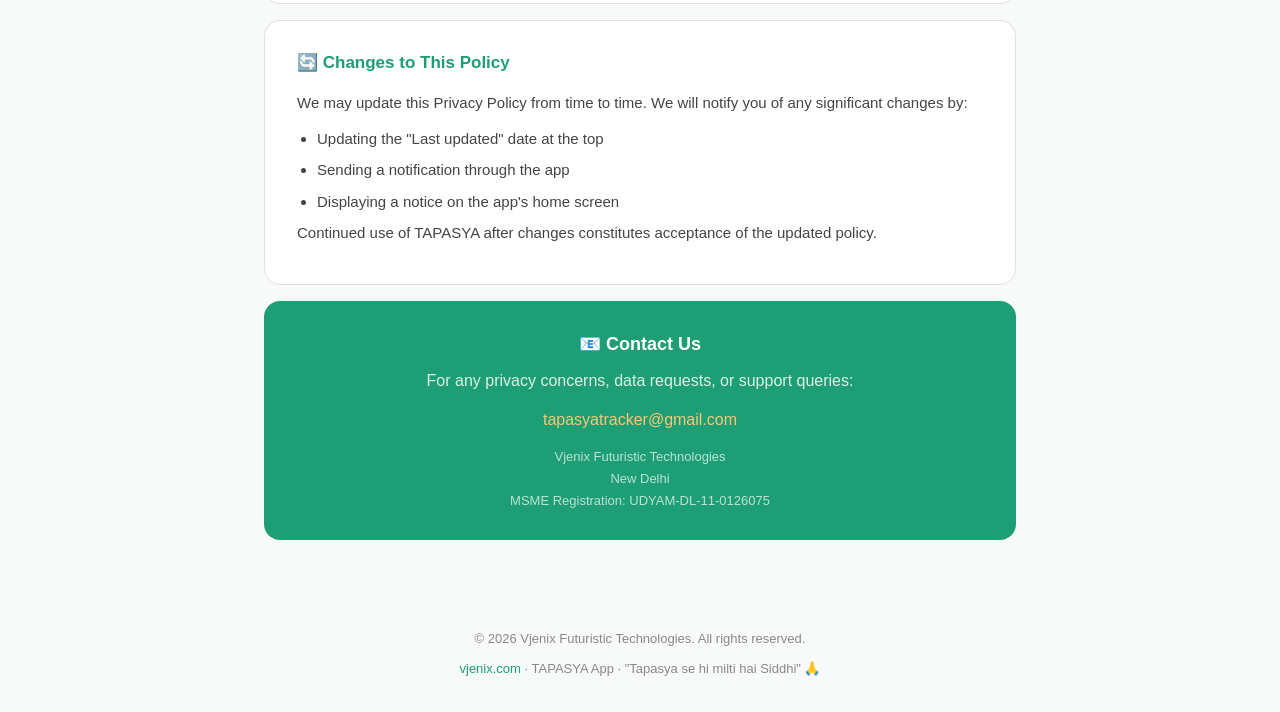
<file: tapasya-privacy.html>
<!DOCTYPE html>
<html lang="en">
<head>
  <meta charset="UTF-8">
  <meta name="viewport" content="width=device-width, initial-scale=1.0">
  <title>TAPASYA — Privacy Policy | Vjenix Futuristic Technologies</title>
  <style>
    * { margin: 0; padding: 0; box-sizing: border-box; }
    body {
      font-family: -apple-system, BlinkMacSystemFont,
        'Segoe UI', sans-serif;
      background: #F8FAF9;
      color: #1a1a1a;
      line-height: 1.7;
    }
    header {
      background: #1D9E75;
      padding: 20px 24px;
      display: flex;
      align-items: center;
      gap: 12px;
    }
    header .logo {
      width: 40px;
      height: 40px;
      background: white;
      border-radius: 10px;
      display: flex;
      align-items: center;
      justify-content: center;
      font-weight: 700;
      color: #1D9E75;
      font-size: 18px;
    }
    header h1 {
      color: white;
      font-size: 20px;
      font-weight: 600;
    }
    header p {
      color: rgba(255,255,255,0.8);
      font-size: 13px;
    }
    .container {
      max-width: 800px;
      margin: 0 auto;
      padding: 40px 24px;
    }
    .hero {
      background: white;
      border-radius: 16px;
      padding: 32px;
      margin-bottom: 32px;
      border: 1px solid #E0E0E0;
      text-align: center;
    }
    .hero h2 {
      font-size: 28px;
      font-weight: 700;
      color: #1D9E75;
      margin-bottom: 8px;
    }
    .hero .tagline {
      font-style: italic;
      color: #854F0B;
      font-size: 15px;
      margin-bottom: 16px;
    }
    .hero .updated {
      background: #E1F5EE;
      display: inline-block;
      padding: 4px 16px;
      border-radius: 99px;
      font-size: 13px;
      color: #085041;
    }
    .section {
      background: white;
      border-radius: 16px;
      padding: 28px 32px;
      margin-bottom: 16px;
      border: 1px solid #E0E0E0;
    }
    .section h3 {
      font-size: 17px;
      font-weight: 600;
      color: #1D9E75;
      margin-bottom: 12px;
      display: flex;
      align-items: center;
      gap: 8px;
    }
    .section p {
      color: #444;
      font-size: 15px;
      margin-bottom: 10px;
    }
    .section ul {
      padding-left: 20px;
      color: #444;
      font-size: 15px;
    }
    .section ul li {
      margin-bottom: 6px;
    }
    .contact-card {
      background: #1D9E75;
      border-radius: 16px;
      padding: 28px 32px;
      margin-bottom: 16px;
      color: white;
      text-align: center;
    }
    .contact-card h3 {
      font-size: 18px;
      font-weight: 600;
      margin-bottom: 8px;
    }
    .contact-card a {
      color: #FAC775;
      text-decoration: none;
      font-size: 16px;
      font-weight: 500;
    }
    footer {
      text-align: center;
      padding: 32px 24px;
      color: #888;
      font-size: 13px;
    }
    footer a {
      color: #1D9E75;
      text-decoration: none;
    }
  </style>
</head>
<body>

<header>
  <div class="logo">T</div>
  <div>
    <h1>TAPASYA</h1>
    <p>by Vjenix Futuristic Technologies</p>
  </div>
</header>

<div class="container">

  <div class="hero">
    <h2>Privacy Policy</h2>
    <p class="tagline">"Tapasya se hi milti hai Siddhi"</p>
    <span class="updated">Last updated: July 2026</span>
  </div>

  <div class="section">
    <h3>📋 Introduction</h3>
    <p>
      TAPASYA is developed and operated by
      <strong>Vjenix Futuristic Technologies</strong>,
      registered under MSME (UDYAM-DL-11-0126075),
      New Delhi, India.
    </p>
    <p>
      We are committed to protecting your personal information
      and your right to privacy. This Privacy Policy explains
      how we collect, use, and protect your information when
      you use the TAPASYA mobile application.
    </p>
    <p>
      By using TAPASYA, you agree to the collection and use
      of information in accordance with this policy.
    </p>
  </div>

  <div class="section">
    <h3>📊 Information We Collect</h3>
    <p>We collect the following information when you use TAPASYA:</p>
    <ul>
      <li>
        <strong>Account Information:</strong> Your name and
        email address obtained through Google Sign-In
      </li>
      <li>
        <strong>Study Data:</strong> Syllabus progress,
        chapter completion status, study session duration,
        flashcards, and notes you create
      </li>
      <li>
        <strong>Usage Data:</strong> App features you use,
        study streaks, XP points, and level progress
      </li>
      <li>
        <strong>Payment Information:</strong> Transaction
        details for Divyastra Gold subscriptions
        (processed securely by Razorpay — we do not
        store card details)
      </li>
      <li>
        <strong>Device Information:</strong> Device type
        and operating system for app compatibility
      </li>
      <li>
        <strong>Profile Picture:</strong> If you choose to
        upload one (stored securely on Supabase)
      </li>
    </ul>
  </div>

  <div class="section">
    <h3>🎯 How We Use Your Information</h3>
    <ul>
      <li>To provide and improve the TAPASYA app experience</li>
      <li>
        To track and display your study progress,
        streaks, and achievements
      </li>
      <li>
        To sync your data across devices through
        secure cloud storage
      </li>
      <li>
        To send daily study reminders
        (only if you enable them)
      </li>
      <li>
        To process payments for
        Divyastra Gold subscriptions
      </li>
      <li>
        To provide customer support when you contact us
      </li>
      <li>
        To improve app features based on
        anonymous usage analytics
      </li>
    </ul>
  </div>

  <div class="section">
    <h3>🔒 Data Storage &amp; Security</h3>
    <p>
      Your data is stored securely on
      <strong>Supabase</strong> servers with
      industry-standard encryption.
    </p>
    <ul>
      <li>
        All data transmission is encrypted
        using HTTPS/SSL
      </li>
      <li>
        Row-level security ensures you can only
        access your own data
      </li>
      <li>
        Passwords are never stored —
        we use Google OAuth for authentication
      </li>
      <li>
        Payment processing is handled by
        Razorpay (PCI-DSS compliant)
      </li>
      <li>
        You can request deletion of your data
        at any time
      </li>
    </ul>
  </div>

  <div class="section">
    <h3>🤝 Third-Party Services</h3>
    <p>TAPASYA uses the following third-party services:</p>
    <ul>
      <li>
        <strong>Google Sign-In:</strong> For secure
        authentication — governed by
        Google's Privacy Policy
      </li>
      <li>
        <strong>Supabase:</strong> For secure cloud
        database and file storage
      </li>
      <li>
        <strong>Razorpay:</strong> For payment processing
        — governed by Razorpay's Privacy Policy
      </li>
      <li>
        <strong>Expo/React Native:</strong> For app
        infrastructure and push notifications
      </li>
    </ul>
    <p>
      <strong>We do not sell, trade, or rent your
      personal information to any third parties.</strong>
    </p>
  </div>

  <div class="section">
    <h3>👶 Children's Privacy</h3>
    <p>
      TAPASYA is designed for students aged 13 and above
      preparing for JEE, NEET, and UPSC examinations.
    </p>
    <p>
      We do not knowingly collect personal information
      from children under 13 years of age. If you believe
      a child under 13 has provided us with personal
      information, please contact us immediately.
    </p>
  </div>

  <div class="section">
    <h3>⚖️ Your Rights</h3>
    <ul>
      <li>
        <strong>Access:</strong> Request a copy of
        your personal data
      </li>
      <li>
        <strong>Correction:</strong> Update incorrect
        information through the Profile section
      </li>
      <li>
        <strong>Deletion:</strong> Request complete
        deletion of your account and data
      </li>
      <li>
        <strong>Notifications:</strong> Opt out of
        push notifications anytime in Settings
      </li>
      <li>
        <strong>Subscription:</strong> Cancel
        Divyastra Gold subscription anytime
      </li>
      <li>
        <strong>Data Portability:</strong> Request
        export of your study data
      </li>
    </ul>
    <p>
      To exercise any of these rights, contact us at
      <strong>tapasyatracker@gmail.com</strong>
    </p>
  </div>

  <div class="section">
    <h3>🔔 Push Notifications</h3>
    <p>
      TAPASYA may send push notifications for:
    </p>
    <ul>
      <li>Daily study reminders (if enabled by you)</li>
      <li>Streak milestone achievements</li>
      <li>Important app updates</li>
    </ul>
    <p>
      You can disable notifications anytime in your
      device Settings or within the TAPASYA app under
      Profile → Settings → Daily Reminder.
    </p>
  </div>

  <div class="section">
    <h3>💳 Subscription &amp; Payments</h3>
    <p>
      Divyastra Gold subscriptions are processed through
      <strong>Razorpay</strong>, a PCI-DSS compliant
      payment gateway.
    </p>
    <ul>
      <li>
        We offer a 7-day free trial for new users
      </li>
      <li>
        Monthly plan: ₹199/month
      </li>
      <li>
        Yearly plan: ₹999/year
      </li>
      <li>
        Subscriptions can be cancelled anytime
      </li>
      <li>
        Refund requests can be made within
        7 days of purchase by contacting support
      </li>
    </ul>
  </div>

  <div class="section">
    <h3>🔄 Changes to This Policy</h3>
    <p>
      We may update this Privacy Policy from time to time.
      We will notify you of any significant changes by:
    </p>
    <ul>
      <li>Updating the "Last updated" date at the top</li>
      <li>Sending a notification through the app</li>
      <li>Displaying a notice on the app's home screen</li>
    </ul>
    <p>
      Continued use of TAPASYA after changes constitutes
      acceptance of the updated policy.
    </p>
  </div>

  <div class="contact-card">
    <h3>📧 Contact Us</h3>
    <p style="color: rgba(255,255,255,0.85); margin-bottom: 12px;">
      For any privacy concerns, data requests,
      or support queries:
    </p>
    <a href="mailto:tapasyatracker@gmail.com">
      tapasyatracker@gmail.com
    </a>
    <p style="color: rgba(255,255,255,0.7);
      font-size: 13px; margin-top: 12px;">
      Vjenix Futuristic Technologies<br>
      New Delhi<br>
      MSME Registration: UDYAM-DL-11-0126075
    </p>
  </div>

</div>

<footer>
  <p>© 2026 Vjenix Futuristic Technologies.
  All rights reserved.</p>
  <p style="margin-top: 8px;">
    <a href="https://vjenix.com">vjenix.com</a> ·
    TAPASYA App ·
    "Tapasya se hi milti hai Siddhi" 🙏
  </p>
</footer>

</body>
</html>
</file>
<file: tapasya/admin/assets/index-CdSvpoF_.css>
*,:before,:after{--tw-border-spacing-x: 0;--tw-border-spacing-y: 0;--tw-translate-x: 0;--tw-translate-y: 0;--tw-rotate: 0;--tw-skew-x: 0;--tw-skew-y: 0;--tw-scale-x: 1;--tw-scale-y: 1;--tw-pan-x: ;--tw-pan-y: ;--tw-pinch-zoom: ;--tw-scroll-snap-strictness: proximity;--tw-gradient-from-position: ;--tw-gradient-via-position: ;--tw-gradient-to-position: ;--tw-ordinal: ;--tw-slashed-zero: ;--tw-numeric-figure: ;--tw-numeric-spacing: ;--tw-numeric-fraction: ;--tw-ring-inset: ;--tw-ring-offset-width: 0px;--tw-ring-offset-color: #fff;--tw-ring-color: rgb(59 130 246 / .5);--tw-ring-offset-shadow: 0 0 #0000;--tw-ring-shadow: 0 0 #0000;--tw-shadow: 0 0 #0000;--tw-shadow-colored: 0 0 #0000;--tw-blur: ;--tw-brightness: ;--tw-contrast: ;--tw-grayscale: ;--tw-hue-rotate: ;--tw-invert: ;--tw-saturate: ;--tw-sepia: ;--tw-drop-shadow: ;--tw-backdrop-blur: ;--tw-backdrop-brightness: ;--tw-backdrop-contrast: ;--tw-backdrop-grayscale: ;--tw-backdrop-hue-rotate: ;--tw-backdrop-invert: ;--tw-backdrop-opacity: ;--tw-backdrop-saturate: ;--tw-backdrop-sepia: ;--tw-contain-size: ;--tw-contain-layout: ;--tw-contain-paint: ;--tw-contain-style: }::backdrop{--tw-border-spacing-x: 0;--tw-border-spacing-y: 0;--tw-translate-x: 0;--tw-translate-y: 0;--tw-rotate: 0;--tw-skew-x: 0;--tw-skew-y: 0;--tw-scale-x: 1;--tw-scale-y: 1;--tw-pan-x: ;--tw-pan-y: ;--tw-pinch-zoom: ;--tw-scroll-snap-strictness: proximity;--tw-gradient-from-position: ;--tw-gradient-via-position: ;--tw-gradient-to-position: ;--tw-ordinal: ;--tw-slashed-zero: ;--tw-numeric-figure: ;--tw-numeric-spacing: ;--tw-numeric-fraction: ;--tw-ring-inset: ;--tw-ring-offset-width: 0px;--tw-ring-offset-color: #fff;--tw-ring-color: rgb(59 130 246 / .5);--tw-ring-offset-shadow: 0 0 #0000;--tw-ring-shadow: 0 0 #0000;--tw-shadow: 0 0 #0000;--tw-shadow-colored: 0 0 #0000;--tw-blur: ;--tw-brightness: ;--tw-contrast: ;--tw-grayscale: ;--tw-hue-rotate: ;--tw-invert: ;--tw-saturate: ;--tw-sepia: ;--tw-drop-shadow: ;--tw-backdrop-blur: ;--tw-backdrop-brightness: ;--tw-backdrop-contrast: ;--tw-backdrop-grayscale: ;--tw-backdrop-hue-rotate: ;--tw-backdrop-invert: ;--tw-backdrop-opacity: ;--tw-backdrop-saturate: ;--tw-backdrop-sepia: ;--tw-contain-size: ;--tw-contain-layout: ;--tw-contain-paint: ;--tw-contain-style: }*,:before,:after{box-sizing:border-box;border-width:0;border-style:solid;border-color:#e5e7eb}:before,:after{--tw-content: ""}html,:host{line-height:1.5;-webkit-text-size-adjust:100%;-moz-tab-size:4;-o-tab-size:4;tab-size:4;font-family:ui-sans-serif,system-ui,sans-serif,"Apple Color Emoji","Segoe UI Emoji",Segoe UI Symbol,"Noto Color Emoji";font-feature-settings:normal;font-variation-settings:normal;-webkit-tap-highlight-color:transparent}body{margin:0;line-height:inherit}hr{height:0;color:inherit;border-top-width:1px}abbr:where([title]){-webkit-text-decoration:underline dotted;text-decoration:underline dotted}h1,h2,h3,h4,h5,h6{font-size:inherit;font-weight:inherit}a{color:inherit;text-decoration:inherit}b,strong{font-weight:bolder}code,kbd,samp,pre{font-family:ui-monospace,SFMono-Regular,Menlo,Monaco,Consolas,Liberation Mono,Courier New,monospace;font-feature-settings:normal;font-variation-settings:normal;font-size:1em}small{font-size:80%}sub,sup{font-size:75%;line-height:0;position:relative;vertical-align:baseline}sub{bottom:-.25em}sup{top:-.5em}table{text-indent:0;border-color:inherit;border-collapse:collapse}button,input,optgroup,select,textarea{font-family:inherit;font-feature-settings:inherit;font-variation-settings:inherit;font-size:100%;font-weight:inherit;line-height:inherit;letter-spacing:inherit;color:inherit;margin:0;padding:0}button,select{text-transform:none}button,input:where([type=button]),input:where([type=reset]),input:where([type=submit]){-webkit-appearance:button;background-color:transparent;background-image:none}:-moz-focusring{outline:auto}:-moz-ui-invalid{box-shadow:none}progress{vertical-align:baseline}::-webkit-inner-spin-button,::-webkit-outer-spin-button{height:auto}[type=search]{-webkit-appearance:textfield;outline-offset:-2px}::-webkit-search-decoration{-webkit-appearance:none}::-webkit-file-upload-button{-webkit-appearance:button;font:inherit}summary{display:list-item}blockquote,dl,dd,h1,h2,h3,h4,h5,h6,hr,figure,p,pre{margin:0}fieldset{margin:0;padding:0}legend{padding:0}ol,ul,menu{list-style:none;margin:0;padding:0}dialog{padding:0}textarea{resize:vertical}input::-moz-placeholder,textarea::-moz-placeholder{opacity:1;color:#9ca3af}input::placeholder,textarea::placeholder{opacity:1;color:#9ca3af}button,[role=button]{cursor:pointer}:disabled{cursor:default}img,svg,video,canvas,audio,iframe,embed,object{display:block;vertical-align:middle}img,video{max-width:100%;height:auto}[hidden]:where(:not([hidden=until-found])){display:none}body{--tw-bg-opacity: 1;background-color:rgb(249 250 251 / var(--tw-bg-opacity, 1));--tw-text-opacity: 1;color:rgb(17 24 39 / var(--tw-text-opacity, 1));-webkit-font-smoothing:antialiased;-moz-osx-font-smoothing:grayscale;font-family:-apple-system,BlinkMacSystemFont,Segoe UI,Roboto,sans-serif}.btn-primary{border-radius:.5rem;--tw-bg-opacity: 1;background-color:rgb(29 158 117 / var(--tw-bg-opacity, 1));padding:.5rem 1rem;font-size:.875rem;line-height:1.25rem;font-weight:600;--tw-text-opacity: 1;color:rgb(255 255 255 / var(--tw-text-opacity, 1));transition-property:color,background-color,border-color,text-decoration-color,fill,stroke;transition-timing-function:cubic-bezier(.4,0,.2,1);transition-duration:.15s}.btn-primary:hover{--tw-bg-opacity: 1;background-color:rgb(23 138 101 / var(--tw-bg-opacity, 1))}.btn-primary:active{--tw-bg-opacity: 1;background-color:rgb(17 117 83 / var(--tw-bg-opacity, 1))}.btn-primary:disabled{opacity:.5}.btn-secondary{border-radius:.5rem;border-width:1px;--tw-border-opacity: 1;border-color:rgb(229 231 235 / var(--tw-border-opacity, 1));--tw-bg-opacity: 1;background-color:rgb(255 255 255 / var(--tw-bg-opacity, 1));padding:.5rem 1rem;font-size:.875rem;line-height:1.25rem;font-weight:600;--tw-text-opacity: 1;color:rgb(55 65 81 / var(--tw-text-opacity, 1));transition-property:color,background-color,border-color,text-decoration-color,fill,stroke;transition-timing-function:cubic-bezier(.4,0,.2,1);transition-duration:.15s}.btn-secondary:hover{--tw-bg-opacity: 1;background-color:rgb(249 250 251 / var(--tw-bg-opacity, 1))}.card{border-radius:.75rem;border-width:1px;--tw-border-opacity: 1;border-color:rgb(243 244 246 / var(--tw-border-opacity, 1));--tw-bg-opacity: 1;background-color:rgb(255 255 255 / var(--tw-bg-opacity, 1));padding:1.5rem;--tw-shadow: 0 1px 2px 0 rgb(0 0 0 / .05);--tw-shadow-colored: 0 1px 2px 0 var(--tw-shadow-color);box-shadow:var(--tw-ring-offset-shadow, 0 0 #0000),var(--tw-ring-shadow, 0 0 #0000),var(--tw-shadow)}.input{width:100%;border-radius:.5rem;border-width:1px;--tw-border-opacity: 1;border-color:rgb(229 231 235 / var(--tw-border-opacity, 1));padding:.5rem .75rem;font-size:.875rem;line-height:1.25rem;--tw-text-opacity: 1;color:rgb(17 24 39 / var(--tw-text-opacity, 1))}.input::-moz-placeholder{--tw-placeholder-opacity: 1;color:rgb(156 163 175 / var(--tw-placeholder-opacity, 1))}.input::placeholder{--tw-placeholder-opacity: 1;color:rgb(156 163 175 / var(--tw-placeholder-opacity, 1))}.input{transition-property:color,background-color,border-color,text-decoration-color,fill,stroke;transition-timing-function:cubic-bezier(.4,0,.2,1);transition-duration:.15s}.input:focus{--tw-border-opacity: 1;border-color:rgb(29 158 117 / var(--tw-border-opacity, 1));outline:2px solid transparent;outline-offset:2px;--tw-ring-offset-shadow: var(--tw-ring-inset) 0 0 0 var(--tw-ring-offset-width) var(--tw-ring-offset-color);--tw-ring-shadow: var(--tw-ring-inset) 0 0 0 calc(2px + var(--tw-ring-offset-width)) var(--tw-ring-color);box-shadow:var(--tw-ring-offset-shadow),var(--tw-ring-shadow),var(--tw-shadow, 0 0 #0000);--tw-ring-color: rgb(29 158 117 / .3)}.table-row{border-bottom-width:1px;--tw-border-opacity: 1;border-color:rgb(243 244 246 / var(--tw-border-opacity, 1));transition-property:color,background-color,border-color,text-decoration-color,fill,stroke;transition-timing-function:cubic-bezier(.4,0,.2,1);transition-duration:.15s}.table-row:hover{--tw-bg-opacity: 1;background-color:rgb(249 250 251 / var(--tw-bg-opacity, 1))}.badge-green{display:inline-flex;align-items:center;border-radius:9999px;--tw-bg-opacity: 1;background-color:rgb(225 245 238 / var(--tw-bg-opacity, 1));padding:.125rem .625rem;font-size:.75rem;line-height:1rem;font-weight:500;--tw-text-opacity: 1;color:rgb(29 158 117 / var(--tw-text-opacity, 1))}.badge-gray{display:inline-flex;align-items:center;border-radius:9999px;--tw-bg-opacity: 1;background-color:rgb(243 244 246 / var(--tw-bg-opacity, 1));padding:.125rem .625rem;font-size:.75rem;line-height:1rem;font-weight:500;--tw-text-opacity: 1;color:rgb(75 85 99 / var(--tw-text-opacity, 1))}.badge-amber{display:inline-flex;align-items:center;border-radius:9999px;--tw-bg-opacity: 1;background-color:rgb(255 251 235 / var(--tw-bg-opacity, 1));padding:.125rem .625rem;font-size:.75rem;line-height:1rem;font-weight:500;--tw-text-opacity: 1;color:rgb(217 119 6 / var(--tw-text-opacity, 1))}.badge-red{display:inline-flex;align-items:center;border-radius:9999px;--tw-bg-opacity: 1;background-color:rgb(254 242 242 / var(--tw-bg-opacity, 1));padding:.125rem .625rem;font-size:.75rem;line-height:1rem;font-weight:500;--tw-text-opacity: 1;color:rgb(220 38 38 / var(--tw-text-opacity, 1))}.sr-only{position:absolute;width:1px;height:1px;padding:0;margin:-1px;overflow:hidden;clip:rect(0,0,0,0);white-space:nowrap;border-width:0}.visible{visibility:visible}.fixed{position:fixed}.relative{position:relative}.inset-0{top:0;right:0;bottom:0;left:0}.z-50{z-index:50}.mx-auto{margin-left:auto;margin-right:auto}.mb-1{margin-bottom:.25rem}.mb-1\.5{margin-bottom:.375rem}.mb-2{margin-bottom:.5rem}.mb-3{margin-bottom:.75rem}.mb-4{margin-bottom:1rem}.mb-5{margin-bottom:1.25rem}.mb-6{margin-bottom:1.5rem}.mb-8{margin-bottom:2rem}.ml-3{margin-left:.75rem}.ml-auto{margin-left:auto}.mr-2{margin-right:.5rem}.mt-0\.5{margin-top:.125rem}.mt-1{margin-top:.25rem}.mt-2{margin-top:.5rem}.mt-3{margin-top:.75rem}.mt-4{margin-top:1rem}.mt-6{margin-top:1.5rem}.block{display:block}.flex{display:flex}.table{display:table}.table-row{display:table-row}.grid{display:grid}.hidden{display:none}.h-11{height:2.75rem}.h-14{height:3.5rem}.h-16{height:4rem}.h-48{height:12rem}.h-5{height:1.25rem}.h-64{height:16rem}.h-8{height:2rem}.h-9{height:2.25rem}.h-screen{height:100vh}.max-h-48{max-height:12rem}.max-h-\[85vh\]{max-height:85vh}.min-h-screen{min-height:100vh}.w-11{width:2.75rem}.w-14{width:3.5rem}.w-16{width:4rem}.w-5{width:1.25rem}.w-56{width:14rem}.w-8{width:2rem}.w-9{width:2.25rem}.w-fit{width:-moz-fit-content;width:fit-content}.w-full{width:100%}.min-w-0{min-width:0px}.min-w-\[200px\]{min-width:200px}.min-w-\[220px\]{min-width:220px}.max-w-3xl{max-width:48rem}.max-w-5xl{max-width:64rem}.max-w-7xl{max-width:80rem}.max-w-\[180px\]{max-width:180px}.max-w-\[260px\]{max-width:260px}.max-w-lg{max-width:32rem}.max-w-md{max-width:28rem}.max-w-sm{max-width:24rem}.max-w-xs{max-width:20rem}.flex-1{flex:1 1 0%}.shrink-0{flex-shrink:0}@keyframes pulse{50%{opacity:.5}}.animate-pulse{animation:pulse 2s cubic-bezier(.4,0,.6,1) infinite}.cursor-pointer{cursor:pointer}.resize-none{resize:none}.grid-cols-2{grid-template-columns:repeat(2,minmax(0,1fr))}.flex-col{flex-direction:column}.flex-wrap{flex-wrap:wrap}.items-start{align-items:flex-start}.items-center{align-items:center}.justify-center{justify-content:center}.justify-between{justify-content:space-between}.gap-1{gap:.25rem}.gap-1\.5{gap:.375rem}.gap-2{gap:.5rem}.gap-2\.5{gap:.625rem}.gap-3{gap:.75rem}.gap-4{gap:1rem}.gap-6{gap:1.5rem}.space-y-0\.5>:not([hidden])~:not([hidden]){--tw-space-y-reverse: 0;margin-top:calc(.125rem * calc(1 - var(--tw-space-y-reverse)));margin-bottom:calc(.125rem * var(--tw-space-y-reverse))}.space-y-1>:not([hidden])~:not([hidden]){--tw-space-y-reverse: 0;margin-top:calc(.25rem * calc(1 - var(--tw-space-y-reverse)));margin-bottom:calc(.25rem * var(--tw-space-y-reverse))}.space-y-2>:not([hidden])~:not([hidden]){--tw-space-y-reverse: 0;margin-top:calc(.5rem * calc(1 - var(--tw-space-y-reverse)));margin-bottom:calc(.5rem * var(--tw-space-y-reverse))}.space-y-2\.5>:not([hidden])~:not([hidden]){--tw-space-y-reverse: 0;margin-top:calc(.625rem * calc(1 - var(--tw-space-y-reverse)));margin-bottom:calc(.625rem * var(--tw-space-y-reverse))}.space-y-3>:not([hidden])~:not([hidden]){--tw-space-y-reverse: 0;margin-top:calc(.75rem * calc(1 - var(--tw-space-y-reverse)));margin-bottom:calc(.75rem * var(--tw-space-y-reverse))}.space-y-4>:not([hidden])~:not([hidden]){--tw-space-y-reverse: 0;margin-top:calc(1rem * calc(1 - var(--tw-space-y-reverse)));margin-bottom:calc(1rem * var(--tw-space-y-reverse))}.space-y-6>:not([hidden])~:not([hidden]){--tw-space-y-reverse: 0;margin-top:calc(1.5rem * calc(1 - var(--tw-space-y-reverse)));margin-bottom:calc(1.5rem * var(--tw-space-y-reverse))}.overflow-hidden{overflow:hidden}.overflow-x-auto{overflow-x:auto}.overflow-y-auto{overflow-y:auto}.truncate{overflow:hidden;text-overflow:ellipsis;white-space:nowrap}.whitespace-nowrap{white-space:nowrap}.whitespace-pre-wrap{white-space:pre-wrap}.break-words{overflow-wrap:break-word}.break-all{word-break:break-all}.rounded{border-radius:.25rem}.rounded-2xl{border-radius:1rem}.rounded-full{border-radius:9999px}.rounded-lg{border-radius:.5rem}.rounded-md{border-radius:.375rem}.rounded-xl{border-radius:.75rem}.border{border-width:1px}.border-2{border-width:2px}.border-b{border-bottom-width:1px}.border-r{border-right-width:1px}.border-t{border-top-width:1px}.border-emerald-200{--tw-border-opacity: 1;border-color:rgb(167 243 208 / var(--tw-border-opacity, 1))}.border-gray-100{--tw-border-opacity: 1;border-color:rgb(243 244 246 / var(--tw-border-opacity, 1))}.border-gray-200{--tw-border-opacity: 1;border-color:rgb(229 231 235 / var(--tw-border-opacity, 1))}.border-gray-300{--tw-border-opacity: 1;border-color:rgb(209 213 219 / var(--tw-border-opacity, 1))}.border-primary{--tw-border-opacity: 1;border-color:rgb(29 158 117 / var(--tw-border-opacity, 1))}.border-primary\/20{border-color:#1d9e7533}.border-red-200{--tw-border-opacity: 1;border-color:rgb(254 202 202 / var(--tw-border-opacity, 1))}.bg-amber-50{--tw-bg-opacity: 1;background-color:rgb(255 251 235 / var(--tw-bg-opacity, 1))}.bg-black\/30{background-color:#0000004d}.bg-emerald-50{--tw-bg-opacity: 1;background-color:rgb(236 253 245 / var(--tw-bg-opacity, 1))}.bg-gray-100{--tw-bg-opacity: 1;background-color:rgb(243 244 246 / var(--tw-bg-opacity, 1))}.bg-gray-50{--tw-bg-opacity: 1;background-color:rgb(249 250 251 / var(--tw-bg-opacity, 1))}.bg-primary{--tw-bg-opacity: 1;background-color:rgb(29 158 117 / var(--tw-bg-opacity, 1))}.bg-primary-50{--tw-bg-opacity: 1;background-color:rgb(225 245 238 / var(--tw-bg-opacity, 1))}.bg-purple-50{--tw-bg-opacity: 1;background-color:rgb(250 245 255 / var(--tw-bg-opacity, 1))}.bg-red-50{--tw-bg-opacity: 1;background-color:rgb(254 242 242 / var(--tw-bg-opacity, 1))}.bg-white{--tw-bg-opacity: 1;background-color:rgb(255 255 255 / var(--tw-bg-opacity, 1))}.bg-gradient-to-br{background-image:linear-gradient(to bottom right,var(--tw-gradient-stops))}.from-primary-50{--tw-gradient-from: #E1F5EE var(--tw-gradient-from-position);--tw-gradient-to: rgb(225 245 238 / 0) var(--tw-gradient-to-position);--tw-gradient-stops: var(--tw-gradient-from), var(--tw-gradient-to)}.to-white{--tw-gradient-to: #fff var(--tw-gradient-to-position)}.p-0{padding:0}.p-1{padding:.25rem}.p-2{padding:.5rem}.p-3{padding:.75rem}.p-3\.5{padding:.875rem}.p-4{padding:1rem}.p-5{padding:1.25rem}.p-6{padding:1.5rem}.px-1{padding-left:.25rem;padding-right:.25rem}.px-2{padding-left:.5rem;padding-right:.5rem}.px-3{padding-left:.75rem;padding-right:.75rem}.px-4{padding-left:1rem;padding-right:1rem}.px-5{padding-left:1.25rem;padding-right:1.25rem}.px-6{padding-left:1.5rem;padding-right:1.5rem}.px-8{padding-left:2rem;padding-right:2rem}.py-1\.5{padding-top:.375rem;padding-bottom:.375rem}.py-12{padding-top:3rem;padding-bottom:3rem}.py-16{padding-top:4rem;padding-bottom:4rem}.py-2{padding-top:.5rem;padding-bottom:.5rem}.py-2\.5{padding-top:.625rem;padding-bottom:.625rem}.py-3{padding-top:.75rem;padding-bottom:.75rem}.py-4{padding-top:1rem;padding-bottom:1rem}.py-5{padding-top:1.25rem;padding-bottom:1.25rem}.py-8{padding-top:2rem;padding-bottom:2rem}.pb-3{padding-bottom:.75rem}.pr-4{padding-right:1rem}.pt-1{padding-top:.25rem}.pt-2{padding-top:.5rem}.pt-4{padding-top:1rem}.text-left{text-align:left}.text-center{text-align:center}.text-right{text-align:right}.font-mono{font-family:ui-monospace,SFMono-Regular,Menlo,Monaco,Consolas,Liberation Mono,Courier New,monospace}.text-2xl{font-size:1.5rem;line-height:2rem}.text-3xl{font-size:1.875rem;line-height:2.25rem}.text-\[10px\]{font-size:10px}.text-base{font-size:1rem;line-height:1.5rem}.text-lg{font-size:1.125rem;line-height:1.75rem}.text-sm{font-size:.875rem;line-height:1.25rem}.text-xl{font-size:1.25rem;line-height:1.75rem}.text-xs{font-size:.75rem;line-height:1rem}.font-black{font-weight:900}.font-bold{font-weight:700}.font-medium{font-weight:500}.font-semibold{font-weight:600}.uppercase{text-transform:uppercase}.capitalize{text-transform:capitalize}.leading-none{line-height:1}.leading-snug{line-height:1.375}.leading-tight{line-height:1.25}.tracking-wide{letter-spacing:.025em}.tracking-widest{letter-spacing:.1em}.text-amber-600{--tw-text-opacity: 1;color:rgb(217 119 6 / var(--tw-text-opacity, 1))}.text-emerald-800{--tw-text-opacity: 1;color:rgb(6 95 70 / var(--tw-text-opacity, 1))}.text-emerald-950{--tw-text-opacity: 1;color:rgb(2 44 34 / var(--tw-text-opacity, 1))}.text-gray-300{--tw-text-opacity: 1;color:rgb(209 213 219 / var(--tw-text-opacity, 1))}.text-gray-400{--tw-text-opacity: 1;color:rgb(156 163 175 / var(--tw-text-opacity, 1))}.text-gray-500{--tw-text-opacity: 1;color:rgb(107 114 128 / var(--tw-text-opacity, 1))}.text-gray-600{--tw-text-opacity: 1;color:rgb(75 85 99 / var(--tw-text-opacity, 1))}.text-gray-700{--tw-text-opacity: 1;color:rgb(55 65 81 / var(--tw-text-opacity, 1))}.text-gray-900{--tw-text-opacity: 1;color:rgb(17 24 39 / var(--tw-text-opacity, 1))}.text-primary{--tw-text-opacity: 1;color:rgb(29 158 117 / var(--tw-text-opacity, 1))}.text-purple-600{--tw-text-opacity: 1;color:rgb(147 51 234 / var(--tw-text-opacity, 1))}.text-red-500{--tw-text-opacity: 1;color:rgb(239 68 68 / var(--tw-text-opacity, 1))}.text-red-600{--tw-text-opacity: 1;color:rgb(220 38 38 / var(--tw-text-opacity, 1))}.text-red-700{--tw-text-opacity: 1;color:rgb(185 28 28 / var(--tw-text-opacity, 1))}.text-white{--tw-text-opacity: 1;color:rgb(255 255 255 / var(--tw-text-opacity, 1))}.underline{text-decoration-line:underline}.shadow-lg{--tw-shadow: 0 10px 15px -3px rgb(0 0 0 / .1), 0 4px 6px -4px rgb(0 0 0 / .1);--tw-shadow-colored: 0 10px 15px -3px var(--tw-shadow-color), 0 4px 6px -4px var(--tw-shadow-color);box-shadow:var(--tw-ring-offset-shadow, 0 0 #0000),var(--tw-ring-shadow, 0 0 #0000),var(--tw-shadow)}.shadow-sm{--tw-shadow: 0 1px 2px 0 rgb(0 0 0 / .05);--tw-shadow-colored: 0 1px 2px 0 var(--tw-shadow-color);box-shadow:var(--tw-ring-offset-shadow, 0 0 #0000),var(--tw-ring-shadow, 0 0 #0000),var(--tw-shadow)}.shadow-xl{--tw-shadow: 0 20px 25px -5px rgb(0 0 0 / .1), 0 8px 10px -6px rgb(0 0 0 / .1);--tw-shadow-colored: 0 20px 25px -5px var(--tw-shadow-color), 0 8px 10px -6px var(--tw-shadow-color);box-shadow:var(--tw-ring-offset-shadow, 0 0 #0000),var(--tw-ring-shadow, 0 0 #0000),var(--tw-shadow)}.shadow-primary\/30{--tw-shadow-color: rgb(29 158 117 / .3);--tw-shadow: var(--tw-shadow-colored)}.ring{--tw-ring-offset-shadow: var(--tw-ring-inset) 0 0 0 var(--tw-ring-offset-width) var(--tw-ring-offset-color);--tw-ring-shadow: var(--tw-ring-inset) 0 0 0 calc(3px + var(--tw-ring-offset-width)) var(--tw-ring-color);box-shadow:var(--tw-ring-offset-shadow),var(--tw-ring-shadow),var(--tw-shadow, 0 0 #0000)}.filter{filter:var(--tw-blur) var(--tw-brightness) var(--tw-contrast) var(--tw-grayscale) var(--tw-hue-rotate) var(--tw-invert) var(--tw-saturate) var(--tw-sepia) var(--tw-drop-shadow)}.backdrop-blur-sm{--tw-backdrop-blur: blur(4px);-webkit-backdrop-filter:var(--tw-backdrop-blur) var(--tw-backdrop-brightness) var(--tw-backdrop-contrast) var(--tw-backdrop-grayscale) var(--tw-backdrop-hue-rotate) var(--tw-backdrop-invert) var(--tw-backdrop-opacity) var(--tw-backdrop-saturate) var(--tw-backdrop-sepia);backdrop-filter:var(--tw-backdrop-blur) var(--tw-backdrop-brightness) var(--tw-backdrop-contrast) var(--tw-backdrop-grayscale) var(--tw-backdrop-hue-rotate) var(--tw-backdrop-invert) var(--tw-backdrop-opacity) var(--tw-backdrop-saturate) var(--tw-backdrop-sepia)}.transition-all{transition-property:all;transition-timing-function:cubic-bezier(.4,0,.2,1);transition-duration:.15s}.transition-colors{transition-property:color,background-color,border-color,text-decoration-color,fill,stroke;transition-timing-function:cubic-bezier(.4,0,.2,1);transition-duration:.15s}.hover\:border-gray-300:hover{--tw-border-opacity: 1;border-color:rgb(209 213 219 / var(--tw-border-opacity, 1))}.hover\:bg-gray-50:hover{--tw-bg-opacity: 1;background-color:rgb(249 250 251 / var(--tw-bg-opacity, 1))}.hover\:bg-red-50:hover{--tw-bg-opacity: 1;background-color:rgb(254 242 242 / var(--tw-bg-opacity, 1))}.hover\:text-gray-600:hover{--tw-text-opacity: 1;color:rgb(75 85 99 / var(--tw-text-opacity, 1))}.hover\:text-gray-700:hover{--tw-text-opacity: 1;color:rgb(55 65 81 / var(--tw-text-opacity, 1))}.hover\:text-gray-900:hover{--tw-text-opacity: 1;color:rgb(17 24 39 / var(--tw-text-opacity, 1))}.hover\:underline:hover{text-decoration-line:underline}.disabled\:opacity-40:disabled{opacity:.4}.disabled\:opacity-60:disabled{opacity:.6}@media (min-width: 640px){.sm\:block{display:block}.sm\:grid-cols-2{grid-template-columns:repeat(2,minmax(0,1fr))}}@media (min-width: 1024px){.lg\:col-span-2{grid-column:span 2 / span 2}.lg\:grid-cols-2{grid-template-columns:repeat(2,minmax(0,1fr))}.lg\:grid-cols-3{grid-template-columns:repeat(3,minmax(0,1fr))}.lg\:grid-cols-4{grid-template-columns:repeat(4,minmax(0,1fr))}}
</file>
